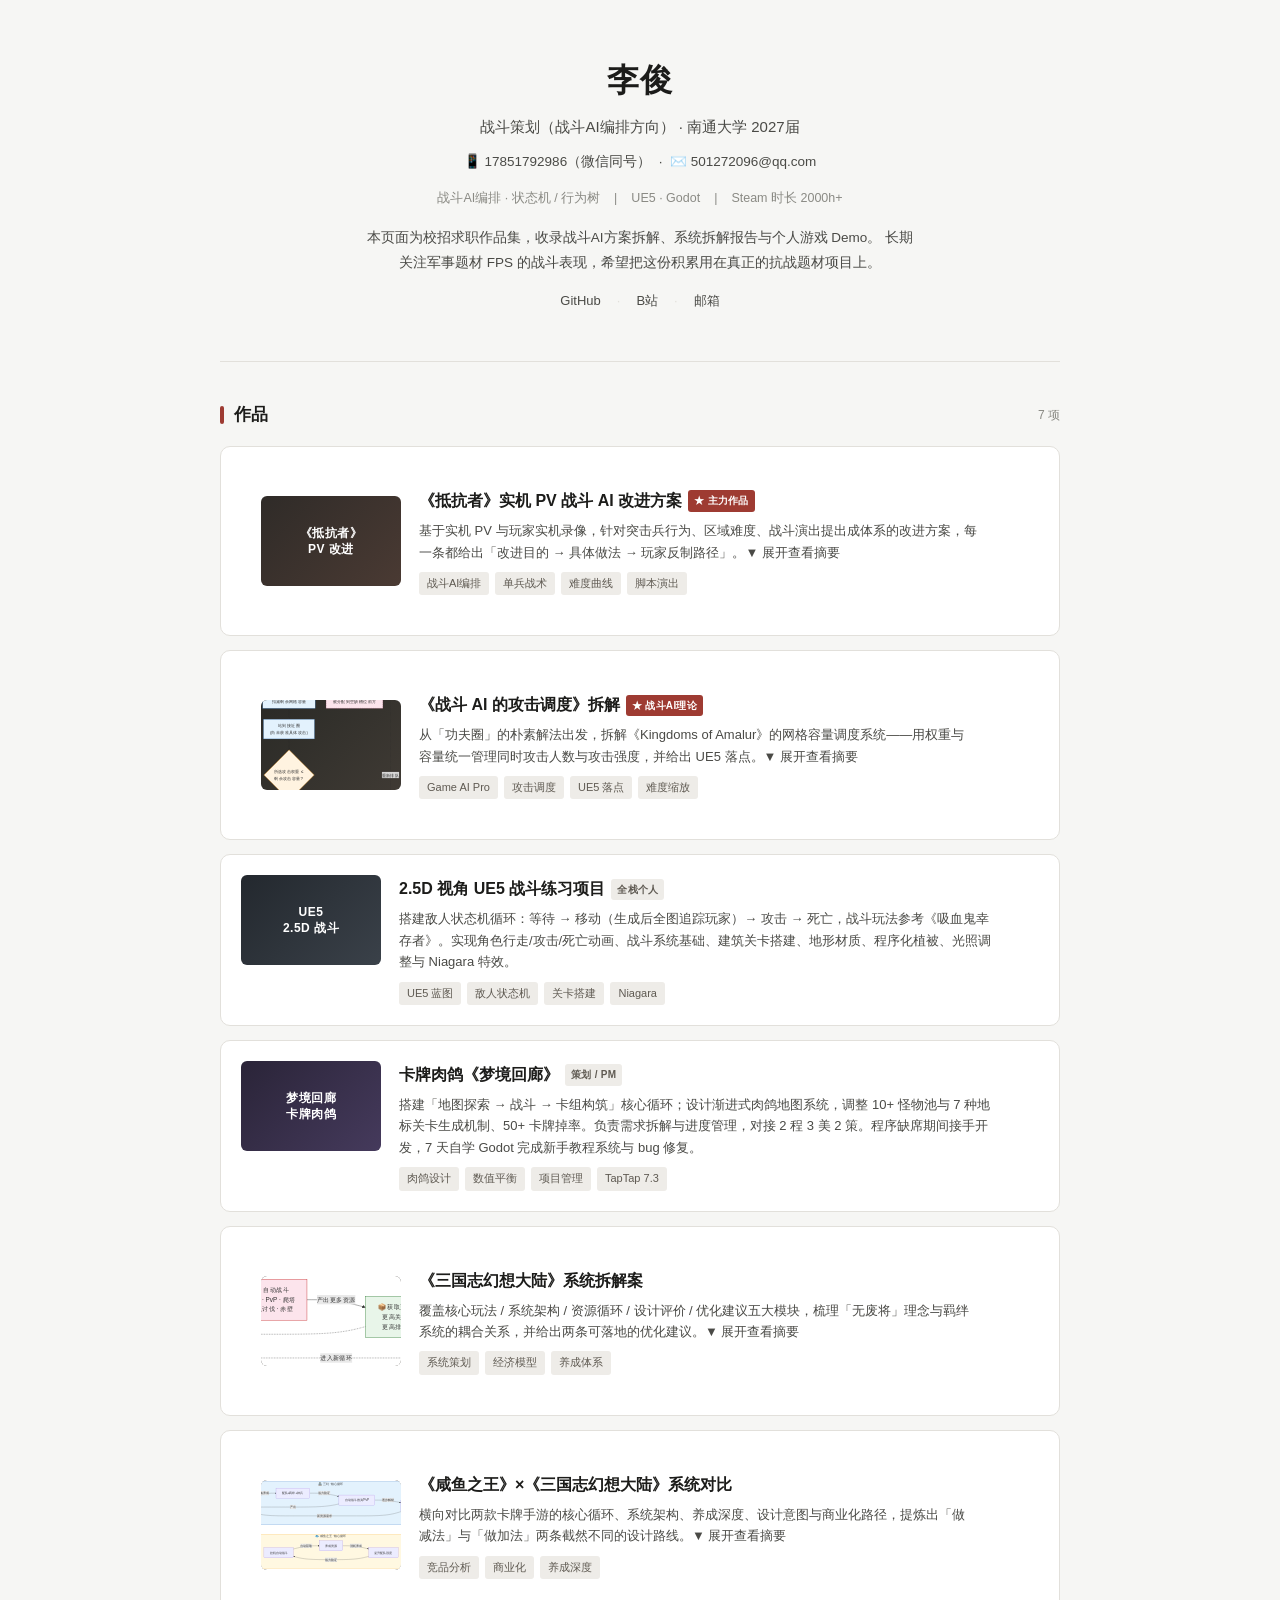
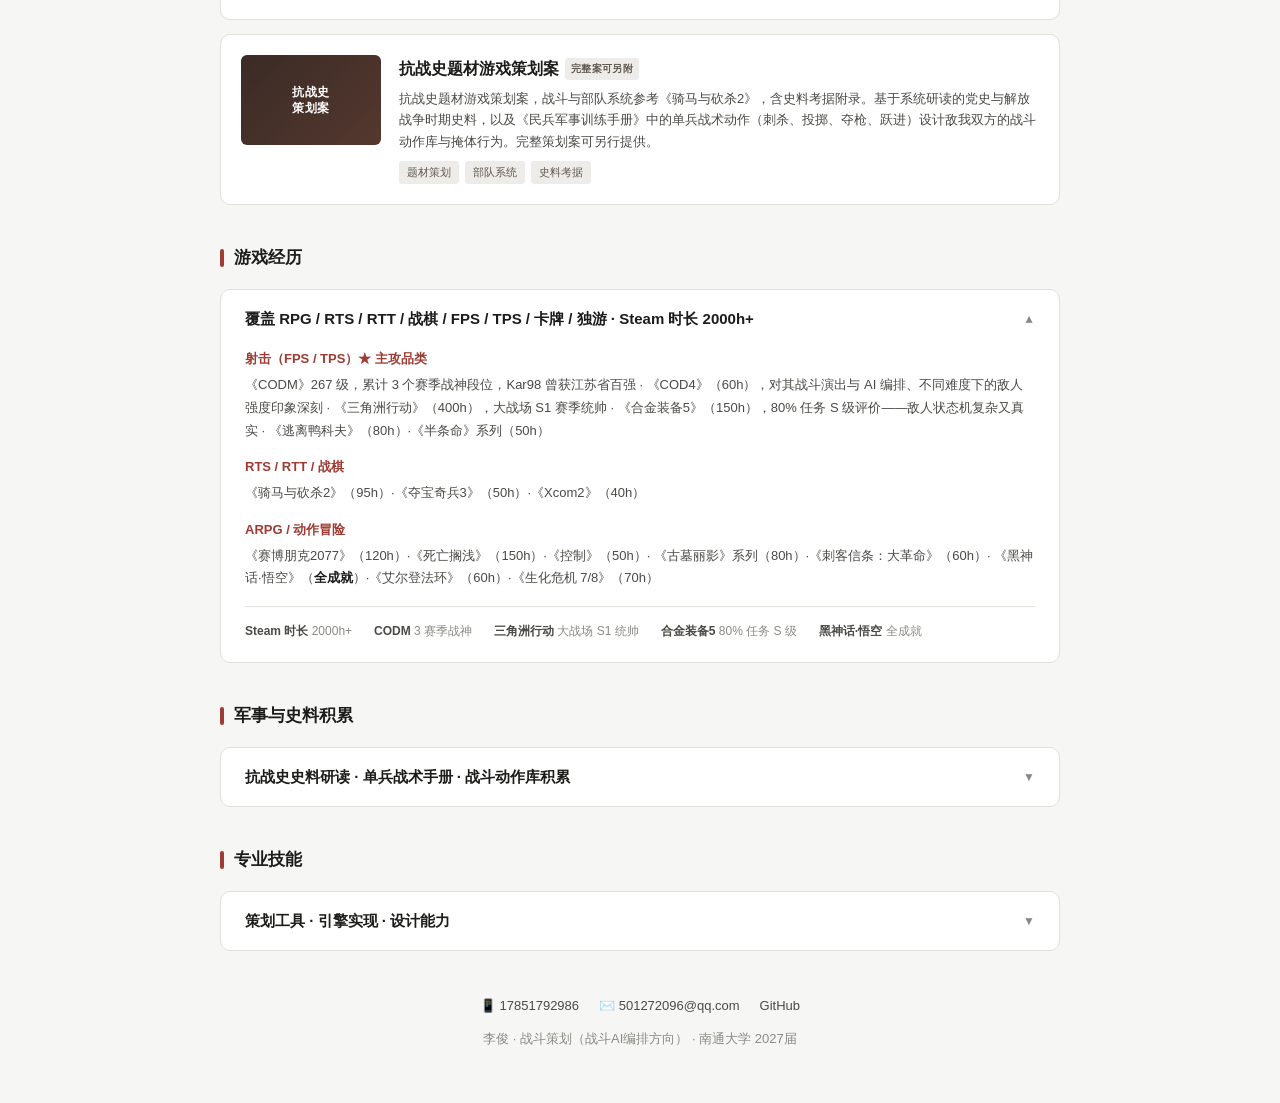
<file: index.html>
<!DOCTYPE html>
<html lang="zh-CN">
<head>
<meta charset="UTF-8">
<meta name="viewport" content="width=device-width, initial-scale=1.0">
<title>李俊 · 战斗策划作品集</title>
<meta name="description" content="李俊的个人作品集——战斗策划（战斗AI编排方向）。收录战斗AI方案拆解、UE5 Demo、系统拆解案等作品。">
<link rel="stylesheet" href="style.css">
</head>
<body>

<div class="container">

  <!-- ═══════════ Header ═══════════ -->
  <header class="header">
    <h1>李俊</h1>
    <p class="subtitle">战斗策划（战斗AI编排方向） · 南通大学 2027届</p>
    <p class="contact">📱 17851792986（微信同号）&nbsp;&nbsp;·&nbsp;&nbsp;✉️ 501272096@qq.com</p>
    <p class="meta">
      <span>战斗AI编排 · 状态机 / 行为树</span>
      <span>|</span>
      <span>UE5 · Godot</span>
      <span>|</span>
      <span>Steam 时长 2000h+</span>
    </p>
    <p class="intro">
      本页面为校招求职作品集，收录战斗AI方案拆解、系统拆解报告与个人游戏 Demo。
      长期关注军事题材 FPS 的战斗表现，希望把这份积累用在真正的抗战题材项目上。
    </p>
    <p class="links">
      <a href="https://github.com/MacAr4ur" target="_blank" rel="noopener">GitHub</a>
      <span style="color:var(--border);">·</span>
      <a href="https://space.bilibili.com/" target="_blank" rel="noopener">B站</a>
      <span style="color:var(--border);">·</span>
      <a href="mailto:501272096@qq.com">邮箱</a>
    </p>
  </header>

  <!-- ═══════════ 项目作品 ═══════════ -->
  <div class="section-title">
    作品
    <span class="count">7 项</span>
  </div>
  <div class="projects">

    <!-- ═══════════════════════════════════════════════════════
         要加新作品？把下面这段模板整个复制一份，粘在你想放的位置，
         然后改三处：缩略图、标题标签、描述。去掉注释符号即可生效。

         缩略图两种写法：
         ① 有截图  → <img src="thumbs/你的图.jpg" alt="描述">
         ② 没截图  → 用文字色块（见下面模板）
         展开式卡片（点开就地看详情）用 <details class="project-card art-expand">，
         外链式卡片（直接跳走）用 <a class="project-card" href="...">。

    <details class="project-card art-expand">
      <summary>
        <div class="thumb placeholder" style="background: linear-gradient(135deg, #2f2b28, #4a3a33);">
          <span class="thumb-label">两行<br>文字</span>
        </div>
        <div class="info">
          <div class="name">
            作品标题
            <span class="badge">★ 标签</span>
          </div>
          <div class="desc">一句话说清这是什么、做了什么、结果如何。结尾加「▼ 展开查看摘要」。</div>
          <div class="tags">
            <span class="tag">标签一</span>
            <span class="tag">标签二</span>
          </div>
        </div>
        <div class="arrow">▼</div>
      </summary>

      <div class="art-detail">
        <div>
          <p><b>项目定位：</b>……</p>
          <p><b>做了什么：</b>……</p>
          <a href="新页.html" class="btn">📄 查看完整版 →</a>
        </div>
      </div>
    </details>

        加完记得把上面「作品」标题右边的 <span class="count">7 项</span> 数字改掉。
        新增一整个页面的话，复制 _模板-新作品页.html 改名即可。
    ═══════════════════════════════════════════════════════ -->

    <!-- 1 ── 《抵抗者》实机PV改进方案 -->
    <details class="project-card art-expand">
      <summary>
        <div class="thumb placeholder" style="background: linear-gradient(135deg, #2f2b28, #4a3a33);">
          <span class="thumb-label">《抵抗者》<br>PV 改进</span>
        </div>
        <div class="info">
          <div class="name">
            《抵抗者》实机 PV 战斗 AI 改进方案
            <span class="badge">★ 主力作品</span>
          </div>
          <div class="desc">基于实机 PV 与玩家实机录像，针对突击兵行为、区域难度、战斗演出提出成体系的改进方案，每一条都给出「改进目的 → 具体做法 → 玩家反制路径」。▼ 展开查看摘要</div>
          <div class="tags">
            <span class="tag">战斗AI编排</span>
            <span class="tag">单兵战术</span>
            <span class="tag">难度曲线</span>
            <span class="tag">脚本演出</span>
          </div>
        </div>
        <div class="arrow">▼</div>
      </summary>

      <div class="art-detail">
        <div>
          <p><b>项目定位：</b>对《抵抗者》实机 PV 中可观察到的战斗 AI 表现做逐条复盘，输出可交付给项目组的改进方案。出发点不是"这里不好玩"，而是<b>指出具体的编排缺陷 + 给出可落地的编排逻辑</b>。</p>

          <p style="margin-top:14px;"><b>三条主要问题与方案：</b></p>
          <table>
            <tr>
              <th style="width:26%;">观察到的现象</th>
              <th>改进方案</th>
            </tr>
            <tr>
              <td>突击兵到达目标点位后<b>无掩体干射玩家</b>，站桩感强</td>
              <td><b>交替掩护跃进</b>——步兵分 2 组，A 组密集火力压制、B 组前出占领位置，两组轮换推进；同时给出玩家反制路径（先打压制者、冲锋枪/机枪反压制、手雷封锁跃进路线）</td>
            </tr>
            <tr>
              <td>玩家端着冲锋枪贴上敌人脸上，敌人<b>仍沿预定道路跑步</b>，不真实</td>
              <td>在战斗区域划分<b>「危险区」</b>——玩家进入后提升敌人攻击欲与命中率，以此惩罚个人英雄主义；队友语音「不要逞英雄，快回来！」</td>
            </tr>
            <tr>
              <td>COD4 老兵难度下玩家<b>无预兆中弹</b>，只能靠读档试错</td>
              <td>低难度下给敌人空枪的<b>落点环境音反馈</b>（参考 CODM 狙击弹着音效），提示玩家已暴露在敌方视野，同时增强紧迫感</td>
            </tr>
          </table>

          <p style="margin-top:14px;"><b>演出与真实性：</b>队友 AI 脚本演出——手雷落在玩家脚边时触发队友飞身扑雷；参考黄继光挡枪眼为队友赢取机动时间。同时指出<b>滑铲动作脚先进掩体</b>的不合理性（头部最后进入最危险区域），主张在军事题材上「去 COD 化」。</p>

          <p style="margin-top:14px;"><b>压力传递设计：</b>玩家长时间未清除突进中的敌人时，队友按节奏减员并播放中枪音效与语音（「要顶不住啦！」），把战场压力从数值层面转移到情绪层面；敌人抵近至 10～20m 时部分上刺刀发起肉搏。</p>

          <a href="resister-pv.html" class="btn">📄 查看完整方案 →</a>
        </div>
      </div>
    </details>

    <!-- 2 ── 战斗AI的攻击调度 拆解 -->
    <details class="project-card art-expand">
      <summary>
        <div class="thumb">
          <img class="doc" src="diagrams/攻击调度流程.svg" alt="攻击调度流程图">
        </div>
        <div class="info">
          <div class="name">
            《战斗 AI 的攻击调度》拆解
            <span class="badge">★ 战斗AI理论</span>
          </div>
          <div class="desc">从「功夫圈」的朴素解法出发，拆解《Kingdoms of Amalur》的网格容量调度系统——用权重与容量统一管理同时攻击人数与攻击强度，并给出 UE5 落点。▼ 展开查看摘要</div>
          <div class="tags">
            <span class="tag">Game AI Pro</span>
            <span class="tag">攻击调度</span>
            <span class="tag">UE5 落点</span>
            <span class="tag">难度缩放</span>
          </div>
        </div>
        <div class="arrow">▼</div>
      </summary>

      <div class="art-detail">
        <div>
          <p><b>要解决的问题：</b>遭遇战中多个敌人围攻玩家时，<b>同时攻击的敌人一多，新手会直接被淹没</b>。朴素解法是「一次只允许一个敌人攻击」——即<b>功夫圈（Kung-Fu Circle）</b>，但它的限制在快节奏战斗里太严：节奏被拖慢，且玩家永远没有机会用 AOE，因为敌人从不扎堆。</p>

          <p style="margin-top:12px;">而简单地把限制放宽成"允许 2～3 个同时上"同样是错的——它<b>不区分敌人类型与攻击强度</b>：巨魔的冲锋和杂兵的挥剑，不该被同等对待。</p>

          <p style="margin-top:14px;"><b>核心机制（Belgian AI）：</b>每个角色随身携带一个与世界坐标轴对齐的网格，共 8 个槽位，存储两个变量——</p>
          <ul>
            <li><b>网格容量</b>：限制同时能攻击的角色<b>数量</b>（每个生物有一个网格权重）</li>
            <li><b>攻击容量</b>：限制这些角色能使用的攻击<b>数量与类型</b>（每个攻击有一个攻击权重）</li>
          </ul>
          <p>关键在第二条：容量不足时，敌人不是被禁止攻击，而是<b>被限制只能用"便宜"的攻击</b>——系统压的是攻击强度，不只是数量。</p>

          <p style="margin-top:14px;"><b>最优雅的一处设计：</b>圈外等待者会被分配到空缺槽位的前方站位。结果是<b>包抄自然涌现</b>——没有任何一行"包抄行为"代码，它只是定位规则的副产物。</p>

          <p style="margin-top:14px;"><b>难度缩放：</b>整套难度只由玩家侧的两个容量数字控制，<b>完全不用改动每个生物精心平衡过的个体权重</b>。</p>

          <a href="attack-scheduling.html" class="btn">📄 查看完整拆解 →</a>
        </div>
      </div>
    </details>

    <!-- 3 ── UE5 2.5D 战斗练习 -->
    <a class="project-card" href="https://www.bilibili.com/video/BV1gQ3A6sEsB" target="_blank" rel="noopener">
      <div class="thumb placeholder" style="background: linear-gradient(135deg, #23282e, #3a4149);">
        <span class="thumb-label">UE5<br>2.5D 战斗</span>
      </div>
      <div class="info">
        <div class="name">
          2.5D 视角 UE5 战斗练习项目
          <span class="badge gray">全栈个人</span>
        </div>
        <div class="desc">搭建敌人状态机循环：等待 → 移动（生成后全图追踪玩家）→ 攻击 → 死亡，战斗玩法参考《吸血鬼幸存者》。实现角色行走/攻击/死亡动画、战斗系统基础、建筑关卡搭建、地形材质、程序化植被、光照调整与 Niagara 特效。</div>
        <div class="tags">
          <span class="tag">UE5 蓝图</span>
          <span class="tag">敌人状态机</span>
          <span class="tag">关卡搭建</span>
          <span class="tag">Niagara</span>
        </div>
      </div>
      <div class="arrow">→</div>
    </a>

    <!-- 4 ── 卡牌肉鸽《梦境回廊》 -->
    <a class="project-card" href="https://tap.cn/ldDhetBsh" target="_blank" rel="noopener">
      <div class="thumb placeholder" style="background: linear-gradient(135deg, #2a2438, #453a5c);">
        <span class="thumb-label">梦境回廊<br>卡牌肉鸽</span>
      </div>
      <div class="info">
        <div class="name">
          卡牌肉鸽《梦境回廊》
          <span class="badge gray">策划 / PM</span>
        </div>
        <div class="desc">搭建「地图探索 → 战斗 → 卡组构筑」核心循环；设计渐进式肉鸽地图系统，调整 10+ 怪物池与 7 种地标关卡生成机制、50+ 卡牌掉率。负责需求拆解与进度管理，对接 2 程 3 美 2 策。程序缺席期间接手开发，7 天自学 Godot 完成新手教程系统与 bug 修复。</div>
        <div class="tags">
          <span class="tag">肉鸽设计</span>
          <span class="tag">数值平衡</span>
          <span class="tag">项目管理</span>
          <span class="tag">TapTap 7.3</span>
        </div>
      </div>
      <div class="arrow">→</div>
    </a>

    <!-- 5 ── 三国志幻想大陆拆解案 -->
    <details class="project-card art-expand">
      <summary>
        <div class="thumb">
          <img class="doc" src="diagrams/01-核心循环.svg" alt="三国志幻想大陆核心循环流程图">
        </div>
        <div class="info">
          <div class="name">《三国志幻想大陆》系统拆解案</div>
          <div class="desc">覆盖核心玩法 / 系统架构 / 资源循环 / 设计评价 / 优化建议五大模块，梳理「无废将」理念与羁绊系统的耦合关系，并给出两条可落地的优化建议。▼ 展开查看摘要</div>
          <div class="tags">
            <span class="tag">系统策划</span>
            <span class="tag">经济模型</span>
            <span class="tag">养成体系</span>
          </div>
        </div>
        <div class="arrow">▼</div>
      </summary>

      <div class="art-detail">
        <div>
          <p><b>拆解结论：</b>三幻的核心竞争力来自<b>「无废将」理念与羁绊系统的深度耦合</b>——前者降低收集焦虑，后者创造策略空间。走的是"加法"路线：在确保每个系统有独立出口和清晰目标的前提下，持续叠加养成维度。</p>

          <p style="margin-top:12px;"><b>三条设计亮点：</b></p>
          <ul>
            <li><b>羁绊系统三层设计</b>：普通羁绊（门槛低）→ 列阵羁绊（策略深）→ 龙魂羁绊（付费深），分层满足不同人群</li>
            <li><b>双重正反馈</b>：武将升星 → 个体变强，同时更新图鉴 → 全体变强。一次养成行为拿到两次反馈</li>
            <li><b>文姬助手</b>：10 倍速 + 官方脚本自动刷本。承认这类游戏的日常是"负担"而非"乐趣"，主动帮玩家减负</li>
          </ul>

          <p style="margin-top:12px;"><b>两条优化建议：</b>① 把旧系统减负与新手引导绑定——每解锁一个新系统，就对旧系统开放一键扫荡，让成长路径从"越玩越累"变成<b>"越成长越轻松"</b>；② 组队讨伐增加<b>补队券</b>机制，解决"组不到人 → 拿不到额外奖励 → 不想打 → 更组不到人"的恶性循环。</p>

          <a href="sanguo-fantasy.html" class="btn">📄 查看完整拆解案 →</a>
        </div>
      </div>
    </details>

    <!-- 6 ── 咸鱼之王 × 三幻 系统对比 -->
    <details class="project-card art-expand">
      <summary>
        <div class="thumb">
          <img class="doc" src="diagrams/04-核心循环对比.svg" alt="咸鱼之王与三国志幻想大陆核心循环对比图">
        </div>
        <div class="info">
          <div class="name">《咸鱼之王》×《三国志幻想大陆》系统对比</div>
          <div class="desc">横向对比两款卡牌手游的核心循环、系统架构、养成深度、设计意图与商业化路径，提炼出「做减法」与「做加法」两条截然不同的设计路线。▼ 展开查看摘要</div>
          <div class="tags">
            <span class="tag">竞品分析</span>
            <span class="tag">商业化</span>
            <span class="tag">养成深度</span>
          </div>
        </div>
        <div class="arrow">▼</div>
      </summary>

      <div class="art-detail">
        <div>
          <p><b>一句话总结：</b>咸鱼之王是"把卡牌养成砍到只剩骨架但玩家依然上瘾"的典范，三幻是"在卡牌框架内把养成深度与策略性做到极致"的标杆。</p>

          <table>
            <tr>
              <th style="width:22%;"></th>
              <th>咸鱼之王</th>
              <th>三国志幻想大陆</th>
            </tr>
            <tr>
              <td><b>产品定位</b></td>
              <td>超轻量放置卡牌，碎片化杀时间</td>
              <td>中度策略卡牌 RPG，长线养成</td>
            </tr>
            <tr>
              <td><b>核心资源驱动</b></td>
              <td>挂机时长（促进在线时长）</td>
              <td>体力（促进日活）</td>
            </tr>
            <tr>
              <td><b>养成深度</b></td>
              <td>浅：约 4 条养成线</td>
              <td>深：约 10+ 条养成线</td>
            </tr>
            <tr>
              <td><b>学习价值</b></td>
              <td>如何做减法：最小化操作但维持养成驱动力</td>
              <td>如何做加法：多养成线并行但不失控</td>
            </tr>
          </table>

          <p style="margin-top:12px;"><b>核心洞察：</b>两者对"轻量化战斗"的理解一致但实现不同——咸鱼之王让战斗完全后台化，三幻保留回合制演出但自动播放。共同逻辑是<b>「这类型游戏的战斗不是操作乐趣，养成结果验证才是」</b>。</p>

          <a href="xianyu-vs-sanguo.html" class="btn">📄 查看完整对比 →</a>
        </div>
      </div>
    </details>

    <!-- 7 ── 抗战史游戏策划案 -->
    <div class="project-card no-link">
      <div class="thumb placeholder" style="background: linear-gradient(135deg, #3a2b26, #54382e);">
        <span class="thumb-label">抗战史<br>策划案</span>
      </div>
      <div class="info">
        <div class="name">
          抗战史题材游戏策划案
          <span class="badge gray">完整案可另附</span>
        </div>
        <div class="desc">抗战史题材游戏策划案，战斗与部队系统参考《骑马与砍杀2》，含史料考据附录。基于系统研读的党史与解放战争时期史料，以及《民兵军事训练手册》中的单兵战术动作（刺杀、投掷、夺枪、跃进）设计敌我双方的战斗动作库与掩体行为。完整策划案可另行提供。</div>
        <div class="tags">
          <span class="tag">题材策划</span>
          <span class="tag">部队系统</span>
          <span class="tag">史料考据</span>
        </div>
      </div>
    </div>

  </div>

  <!-- ═══════════ 游戏经历 ═══════════ -->
  <div class="section-title">游戏经历</div>
  <details class="panel" open>
    <summary>
      覆盖 RPG / RTS / RTT / 战棋 / FPS / TPS / 卡牌 / 独游 · Steam 时长 2000h+
      <span class="toggle-icon">▼</span>
    </summary>
    <div class="content">

      <div class="cat">
        <div class="cat-name">射击（FPS / TPS）★ 主攻品类</div>
        <div class="game-list">
          《CODM》267 级，累计 3 个赛季战神段位，Kar98 曾获江苏省百强 ·
          《COD4》（60h），对其战斗演出与 AI 编排、不同难度下的敌人强度印象深刻 ·
          《三角洲行动》（400h），大战场 S1 赛季统帅 ·
          《合金装备5》（150h），80% 任务 S 级评价——敌人状态机复杂又真实 ·
          《逃离鸭科夫》（80h）·《半条命》系列（50h）
        </div>
      </div>

      <div class="cat">
        <div class="cat-name">RTS / RTT / 战棋</div>
        <div class="game-list">
          《骑马与砍杀2》（95h）·《夺宝奇兵3》（50h）·《Xcom2》（40h）
        </div>
      </div>

      <div class="cat">
        <div class="cat-name">ARPG / 动作冒险</div>
        <div class="game-list">
          《赛博朋克2077》（120h）·《死亡搁浅》（150h）·《控制》（50h）·
          《古墓丽影》系列（80h）·《刺客信条：大革命》（60h）·
          《黑神话·悟空》（<b>全成就</b>）·《艾尔登法环》（60h）·《生化危机 7/8》（70h）
        </div>
      </div>

      <div class="stats">
        <span><b>Steam 时长</b> 2000h+</span>
        <span><b>CODM</b> 3 赛季战神</span>
        <span><b>三角洲行动</b> 大战场 S1 统帅</span>
        <span><b>合金装备5</b> 80% 任务 S 级</span>
        <span><b>黑神话·悟空</b> 全成就</span>
      </div>

    </div>
  </details>

  <!-- ═══════════ 军事与史料积累 ═══════════ -->
  <div class="section-title">军事与史料积累</div>
  <details class="panel">
    <summary>
      抗战史史料研读 · 单兵战术手册 · 战斗动作库积累
      <span class="toggle-icon">▼</span>
    </summary>
    <div class="content">

      <div class="cat">
        <div class="cat-name">史料研读</div>
        <div class="game-list">
          系统研读建党至解放战争时期史料（党史系列 18h、长征沙盘推演 7h），覆盖抗战阶段敌我态势与战例；
          熟悉红军与八路军的军事思想、游击战与运动战原则。
        </div>
      </div>

      <div class="cat">
        <div class="cat-name">战术手册</div>
        <div class="game-list">
          精读《民兵军事训练手册》，掌握刺杀、投掷、夺枪、跃进等单兵战术动作与进攻/防御/小组配合的战斗动作，
          熟悉发扬火力、利用地形地物的原则——<b>可直接转化为敌人与队友 AI 的动作库与掩体行为设计</b>。
        </div>
      </div>

      <div class="cat">
        <div class="cat-name">英雄叙事</div>
        <div class="game-list">
          梳理《了不起的中国人》等史料中的英雄事迹，能据史实为队友 AI 编排剧情化演出（如舍身炸碉堡），
          <b>让战斗动作承载叙事</b>。
        </div>
      </div>

      <div class="cat">
        <div class="cat-name">影视参照</div>
        <div class="game-list">
          《得闲谨制》中日伪侦查兵的交替掩护跃进 ·
          《我的团长我的团》中山地坑道式堡垒群防御——均为有直接借鉴价值的敌我战术与关卡形态。
        </div>
      </div>

      <div class="highlight">
        <b>场景设想：</b>希望能在游戏中看到——我军大部与敌正面鏖战时，镜头一转，穿插连正隐蔽机动至敌指挥所侧方山头；
        画面随主角步伐推进，抵达山脊时摄像机迅速抬高，敌部署尽收眼底。
      </div>

    </div>
  </details>

  <!-- ═══════════ 专业技能 ═══════════ -->
  <div class="section-title">专业技能</div>
  <details class="panel">
    <summary>
      策划工具 · 引擎实现 · 设计能力
      <span class="toggle-icon">▼</span>
    </summary>
    <div class="content">
      <table style="width:100%; border-collapse:collapse; font-size:13px;">
        <tr>
          <td style="width:110px; padding:9px 11px; border:1px solid var(--border); background:var(--bg-muted); font-weight:700; color:var(--text);">策划工具</td>
          <td style="padding:9px 11px; border:1px solid var(--border); color:var(--text-secondary);">慕客 RP（原型）· Xmind · Excel（数据配置）· 万兴图示（流程图）</td>
        </tr>
        <tr>
          <td style="padding:9px 11px; border:1px solid var(--border); background:var(--bg-muted); font-weight:700; color:var(--text);">引擎实现</td>
          <td style="padding:9px 11px; border:1px solid var(--border); color:var(--text-secondary);">UE5（蓝图开发 Demo）· Godot（卡牌肉鸽）</td>
        </tr>
        <tr>
          <td style="padding:9px 11px; border:1px solid var(--border); background:var(--bg-muted); font-weight:700; color:var(--text);">设计能力</td>
          <td style="padding:9px 11px; border:1px solid var(--border); color:var(--text-secondary);">战斗 AI 编排（状态机 / 行为树）· 战斗 AI 方案拆解 · 功能设计 · 数据配置 · 竞品分析</td>
        </tr>
        <tr>
          <td style="padding:9px 11px; border:1px solid var(--border); background:var(--bg-muted); font-weight:700; color:var(--text);">美术 / 设计</td>
          <td style="padding:9px 11px; border:1px solid var(--border); color:var(--text-secondary);">PS · PR</td>
        </tr>
        <tr>
          <td style="padding:9px 11px; border:1px solid var(--border); background:var(--bg-muted); font-weight:700; color:var(--text);">编程</td>
          <td style="padding:9px 11px; border:1px solid var(--border); color:var(--text-secondary);">AI 辅助编程（Claude Code / DeepSeek / GPT）</td>
        </tr>
        <tr>
          <td style="padding:9px 11px; border:1px solid var(--border); background:var(--bg-muted); font-weight:700; color:var(--text);">语言</td>
          <td style="padding:9px 11px; border:1px solid var(--border); color:var(--text-secondary);">英语四级 523 分</td>
        </tr>
      </table>
    </div>
  </details>

  <!-- ═══════════ Footer ═══════════ -->
  <div class="footer">
    <div class="contact-links">
      <a href="tel:17851792986">📱 17851792986</a>
      <a href="mailto:501272096@qq.com">✉️ 501272096@qq.com</a>
      <a href="https://github.com/MacAr4ur" target="_blank" rel="noopener">GitHub</a>
    </div>
    <div>李俊 · 战斗策划（战斗AI编排方向） · 南通大学 2027届</div>
  </div>

</div>

</body>
</html>
</file>
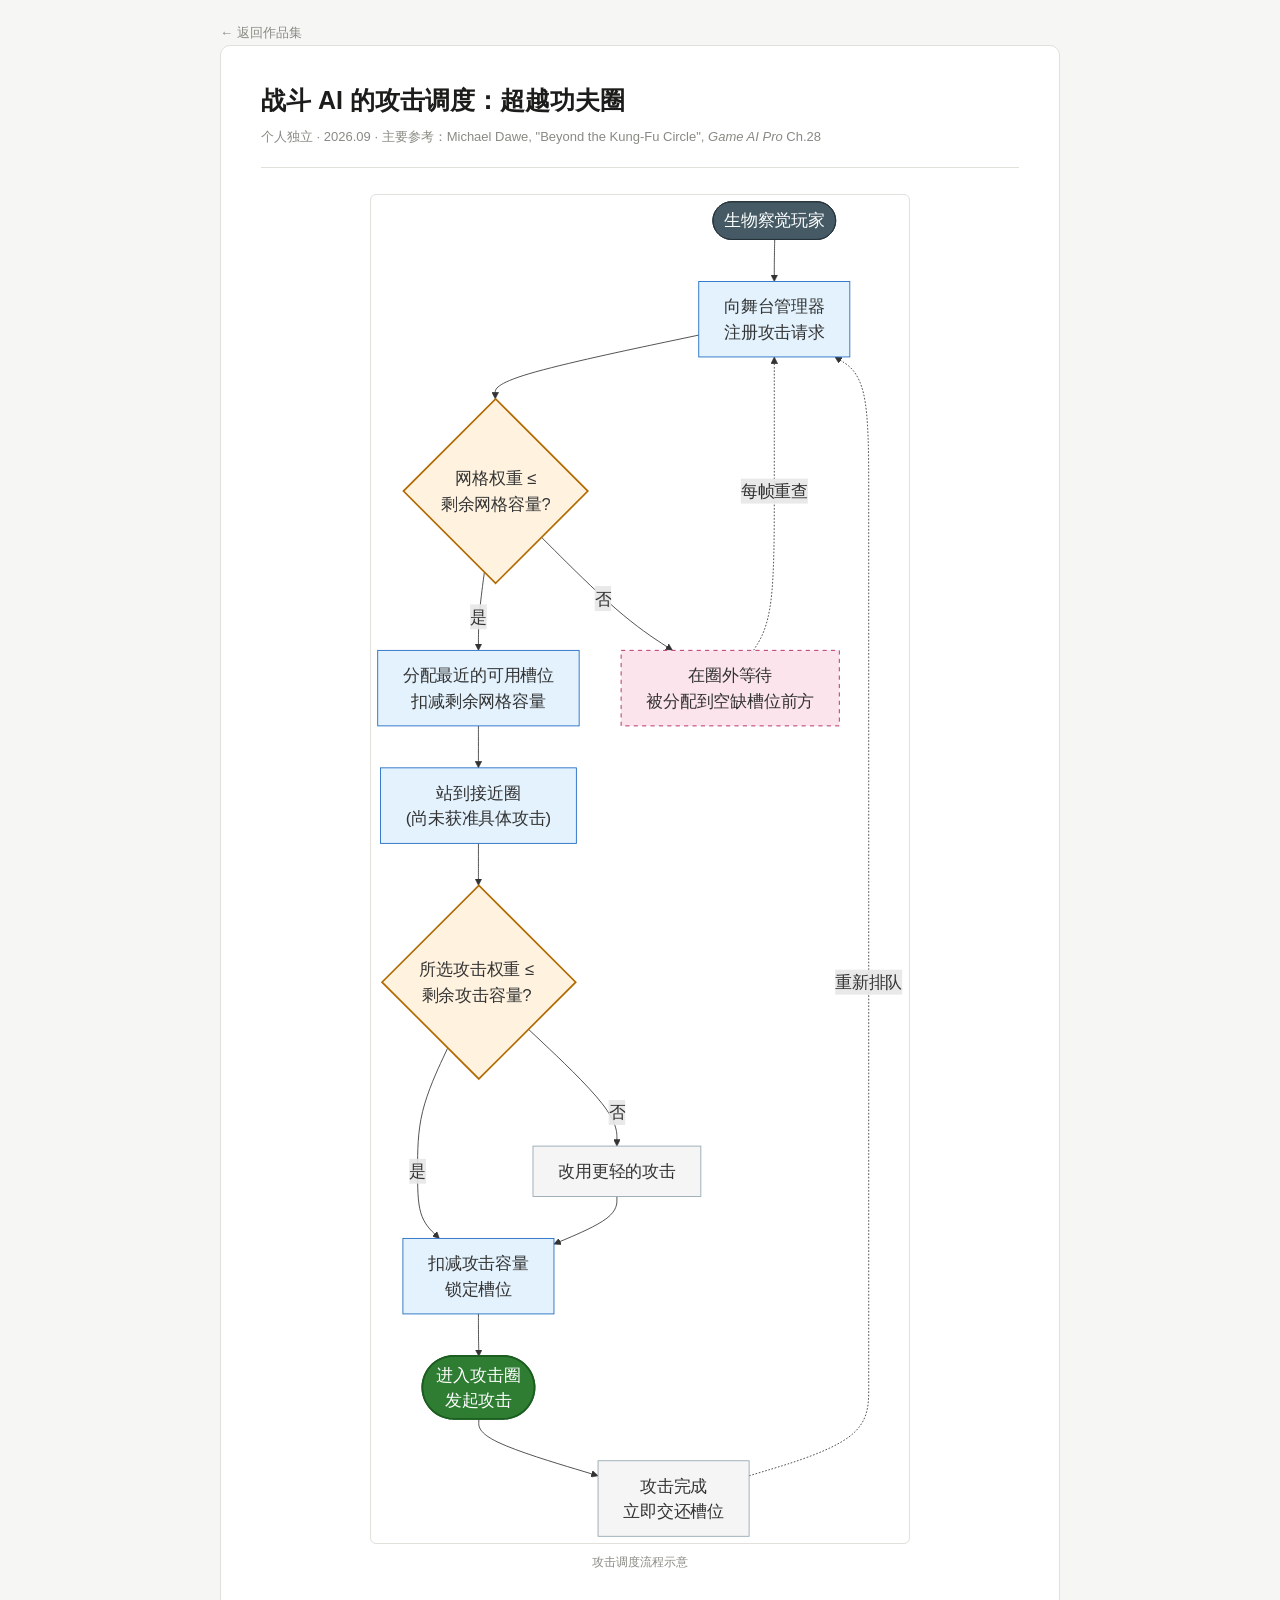
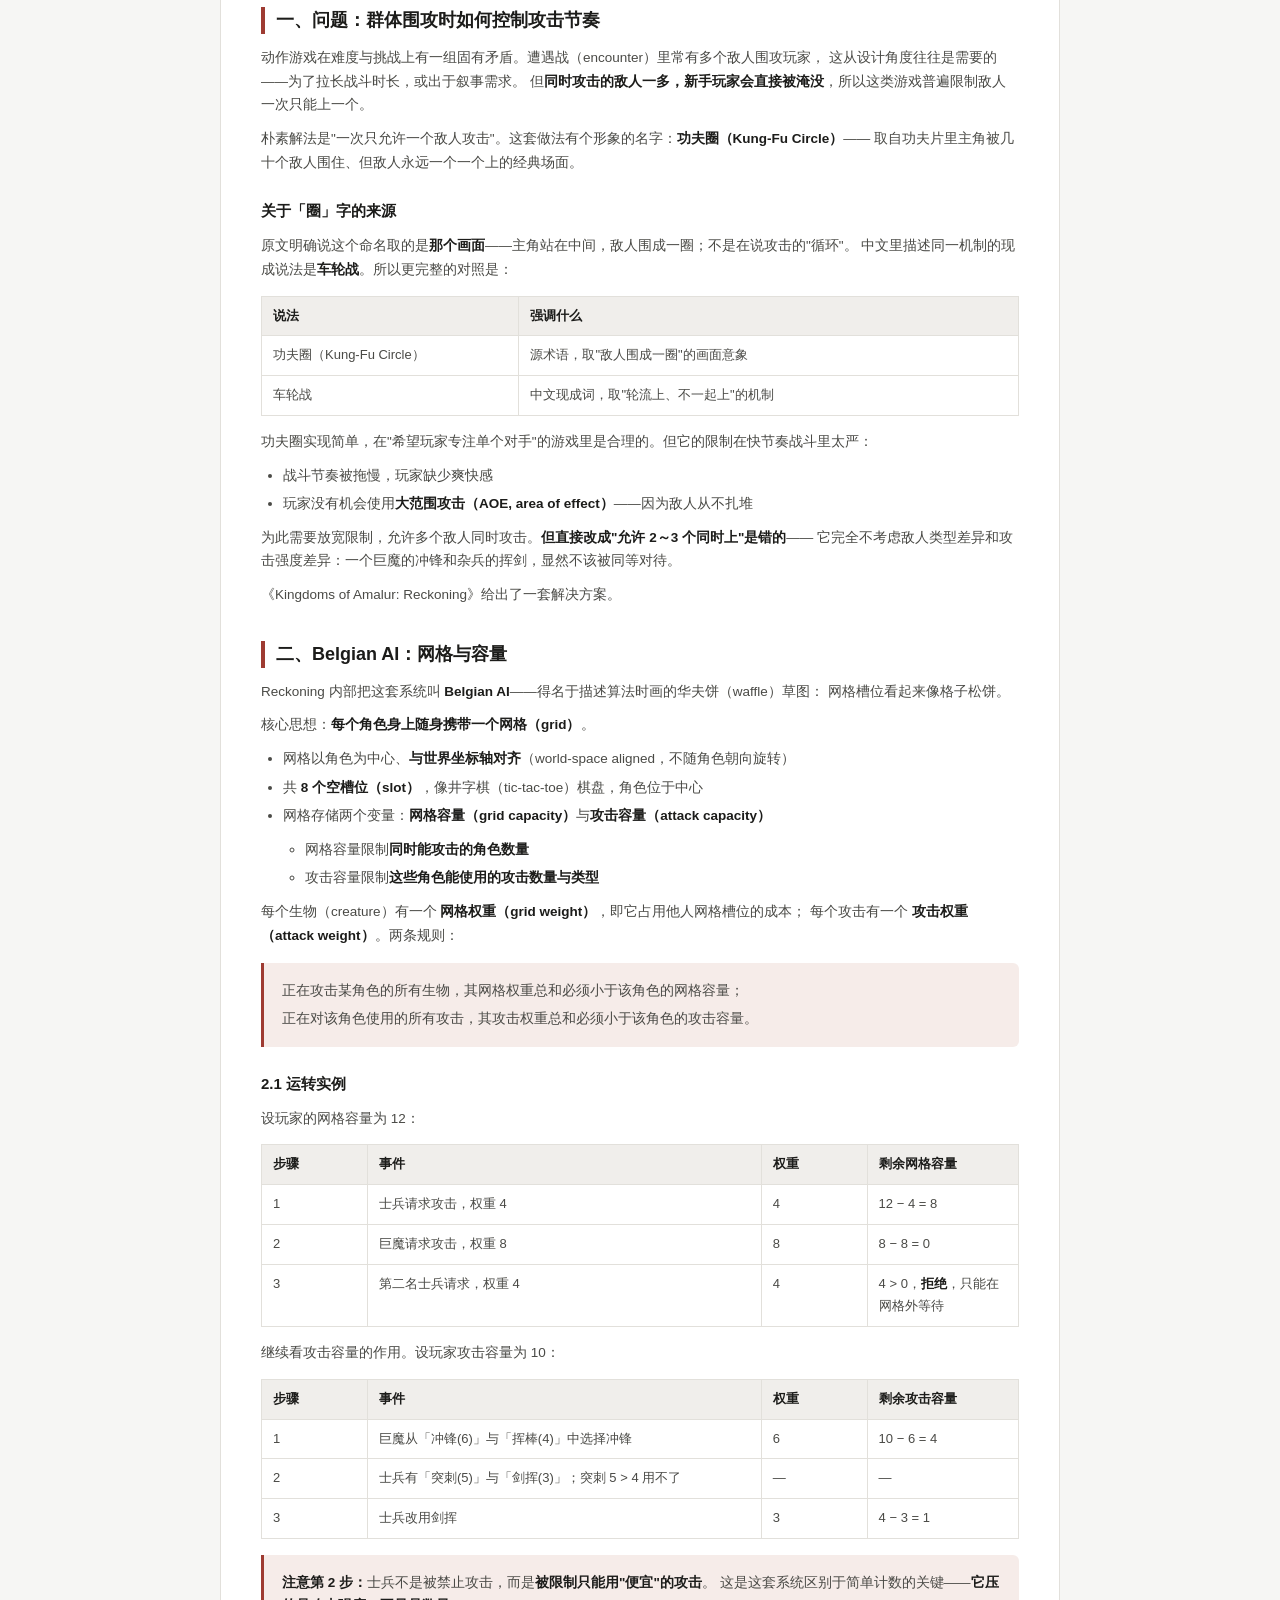
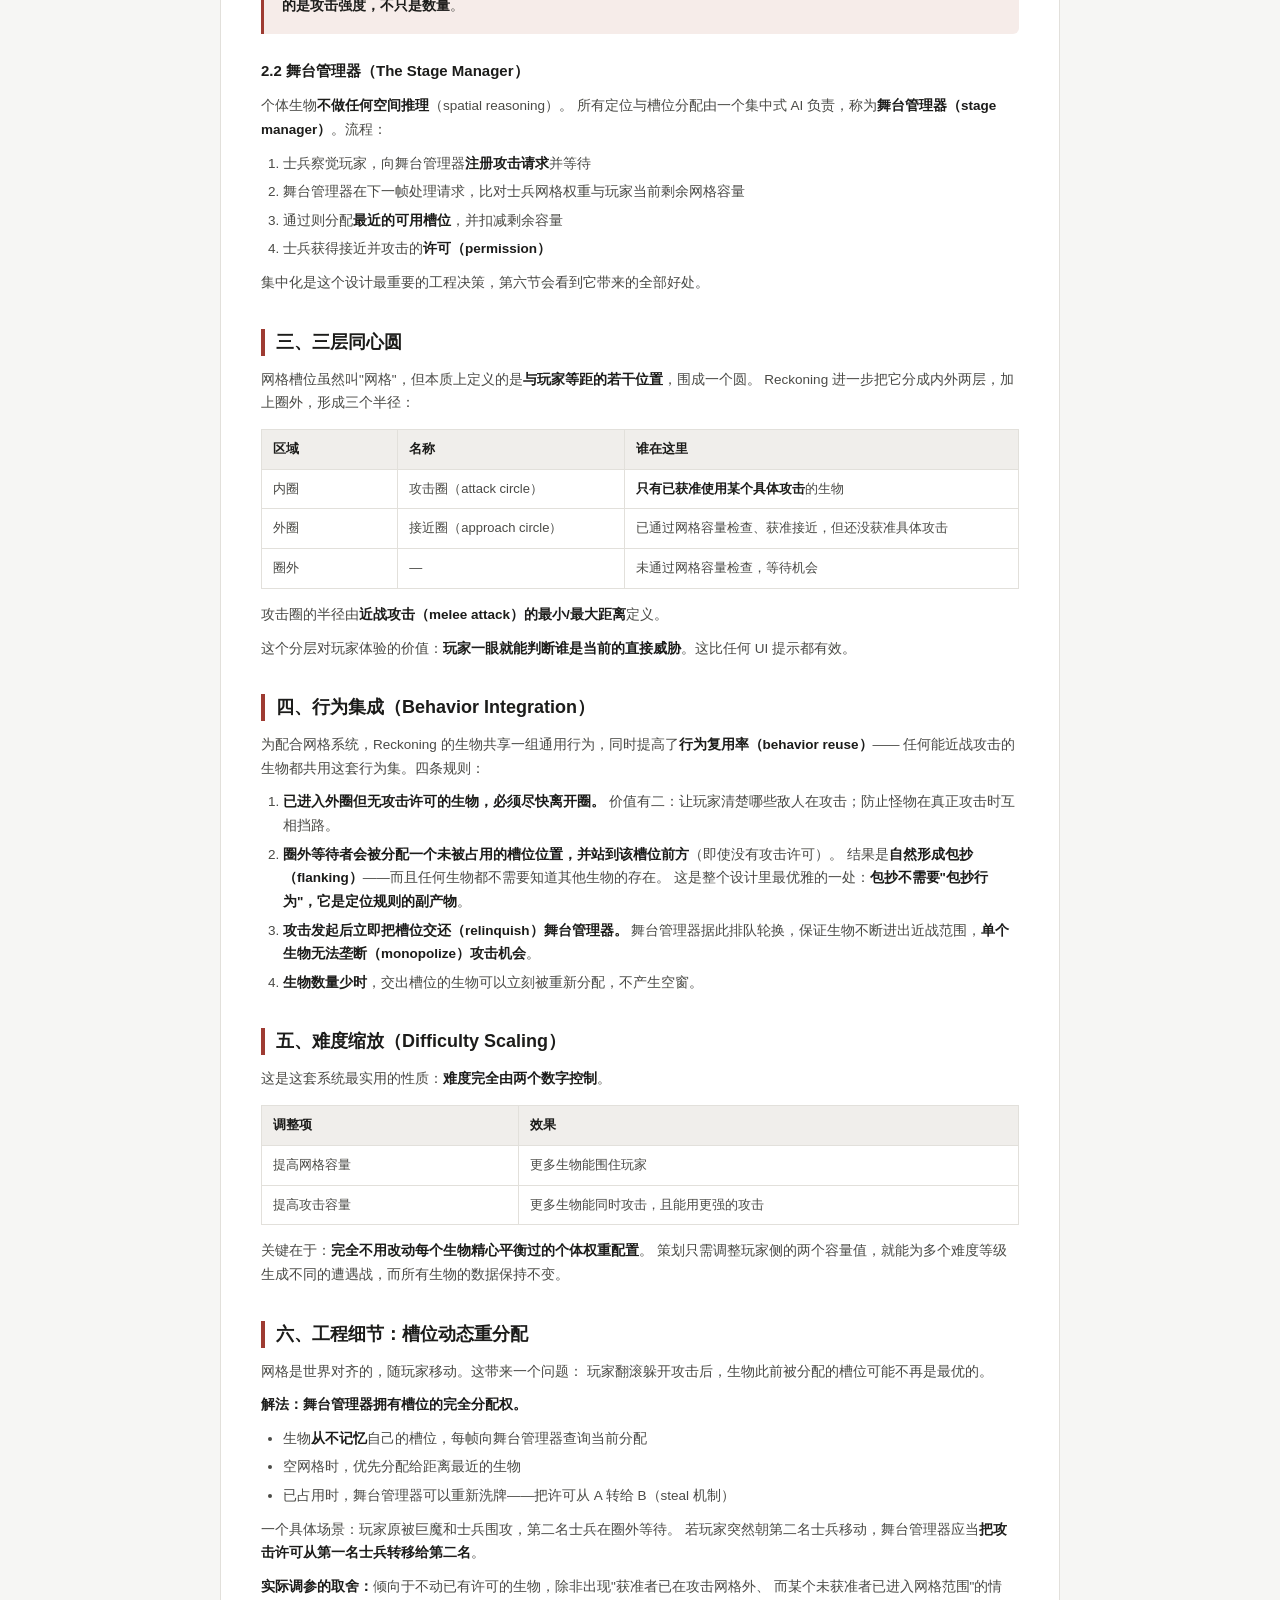
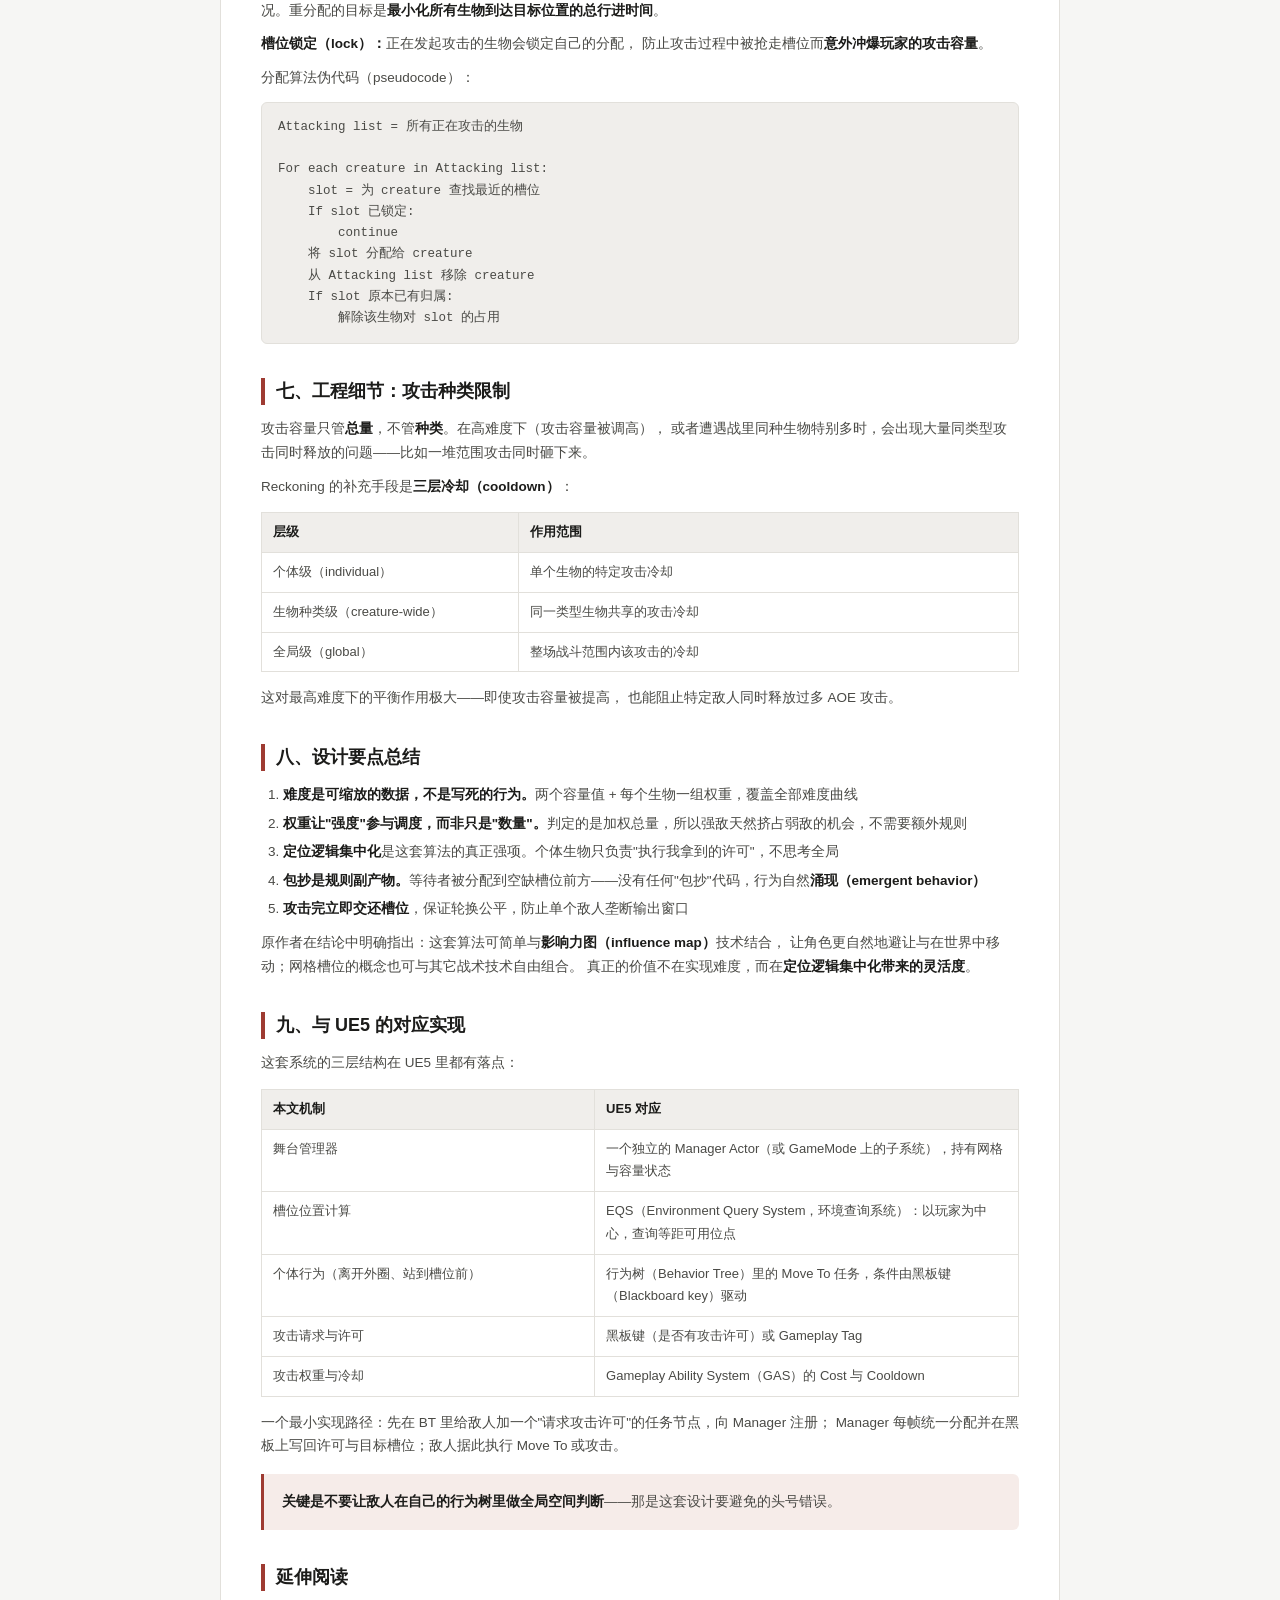
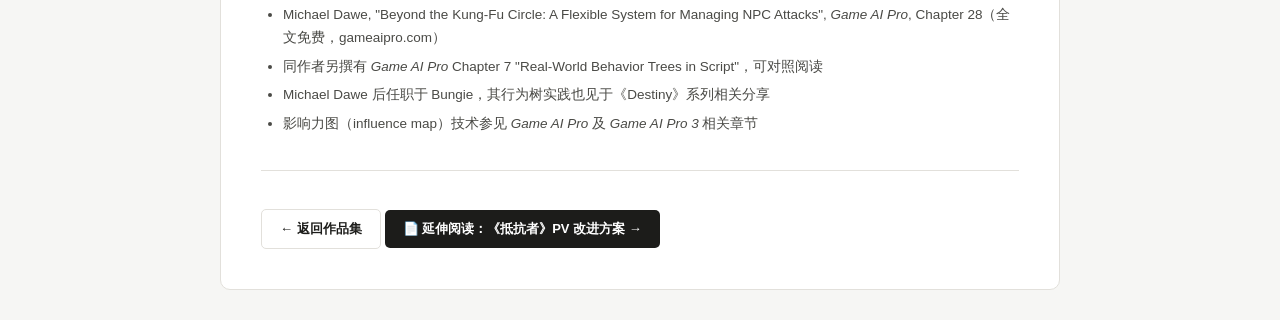
<file: attack-scheduling.html>
<!DOCTYPE html>
<html lang="zh-CN">
<head>
<meta charset="UTF-8">
<meta name="viewport" content="width=device-width, initial-scale=1.0">
<title>《战斗 AI 的攻击调度》拆解 · 李俊作品集</title>
<meta name="description" content="拆解《Kingdoms of Amalur》中超越「功夫圈」的网格容量攻击调度系统，并给出 UE5 落点。">
<link rel="stylesheet" href="style.css">
</head>
<body>

<div class="container">

  <div class="topbar">
    <a href="index.html">← 返回作品集</a>
  </div>

  <article class="article">
    <h1>战斗 AI 的攻击调度：超越功夫圈</h1>
    <p class="subtitle">个人独立 · 2026.09 · 主要参考：Michael Dawe, "Beyond the Kung-Fu Circle", <i>Game AI Pro</i> Ch.28</p>

    <img class="narrow" src="diagrams/攻击调度流程.svg" alt="攻击调度流程图：从功夫圈到网格容量调度">
    <p class="fig-cap">攻击调度流程示意</p>

    <h2>一、问题：群体围攻时如何控制攻击节奏</h2>
    <p>
      动作游戏在难度与挑战上有一组固有矛盾。遭遇战（encounter）里常有多个敌人围攻玩家，
      这从设计角度往往是需要的——为了拉长战斗时长，或出于叙事需求。
      但<b>同时攻击的敌人一多，新手玩家会直接被淹没</b>，所以这类游戏普遍限制敌人一次只能上一个。
    </p>
    <p>
      朴素解法是"一次只允许一个敌人攻击"。这套做法有个形象的名字：<b>功夫圈（Kung-Fu Circle）</b>——
      取自功夫片里主角被几十个敌人围住、但敌人永远一个一个上的经典场面。
    </p>

    <h3>关于「圈」字的来源</h3>
    <p>
      原文明确说这个命名取的是<b>那个画面</b>——主角站在中间，敌人围成一圈；不是在说攻击的"循环"。
      中文里描述同一机制的现成说法是<b>车轮战</b>。所以更完整的对照是：
    </p>
    <table>
      <tr><th style="width:34%;">说法</th><th>强调什么</th></tr>
      <tr><td>功夫圈（Kung-Fu Circle）</td><td>源术语，取"敌人围成一圈"的画面意象</td></tr>
      <tr><td>车轮战</td><td>中文现成词，取"轮流上、不一起上"的机制</td></tr>
    </table>

    <p>
      功夫圈实现简单，在"希望玩家专注单个对手"的游戏里是合理的。但它的限制在快节奏战斗里太严：
    </p>
    <ul>
      <li>战斗节奏被拖慢，玩家缺少爽快感</li>
      <li>玩家没有机会使用<b>大范围攻击（AOE, area of effect）</b>——因为敌人从不扎堆</li>
    </ul>
    <p>
      为此需要放宽限制，允许多个敌人同时攻击。<b>但直接改成"允许 2～3 个同时上"是错的</b>——
      它完全不考虑敌人类型差异和攻击强度差异：一个巨魔的冲锋和杂兵的挥剑，显然不该被同等对待。
    </p>
    <p>《Kingdoms of Amalur: Reckoning》给出了一套解决方案。</p>

    <h2>二、Belgian AI：网格与容量</h2>
    <p>
      Reckoning 内部把这套系统叫 <b>Belgian AI</b>——得名于描述算法时画的华夫饼（waffle）草图：
      网格槽位看起来像格子松饼。
    </p>
    <p>核心思想：<b>每个角色身上随身携带一个网格（grid）</b>。</p>
    <ul>
      <li>网格以角色为中心、<b>与世界坐标轴对齐</b>（world-space aligned，不随角色朝向旋转）</li>
      <li>共 <b>8 个空槽位（slot）</b>，像井字棋（tic-tac-toe）棋盘，角色位于中心</li>
      <li>网格存储两个变量：<b>网格容量（grid capacity）</b>与<b>攻击容量（attack capacity）</b>
        <ul>
          <li>网格容量限制<b>同时能攻击的角色数量</b></li>
          <li>攻击容量限制<b>这些角色能使用的攻击数量与类型</b></li>
        </ul>
      </li>
    </ul>
    <p>
      每个生物（creature）有一个 <b>网格权重（grid weight）</b>，即它占用他人网格槽位的成本；
      每个攻击有一个 <b>攻击权重（attack weight）</b>。两条规则：
    </p>
    <blockquote>
      <p>正在攻击某角色的所有生物，其网格权重总和必须小于该角色的网格容量；</p>
      <p>正在对该角色使用的所有攻击，其攻击权重总和必须小于该角色的攻击容量。</p>
    </blockquote>

    <h3>2.1 运转实例</h3>
    <p>设玩家的网格容量为 12：</p>
    <table>
      <tr><th style="width:14%;">步骤</th><th>事件</th><th style="width:14%;">权重</th><th style="width:20%;">剩余网格容量</th></tr>
      <tr><td>1</td><td>士兵请求攻击，权重 4</td><td>4</td><td>12 − 4 = 8</td></tr>
      <tr><td>2</td><td>巨魔请求攻击，权重 8</td><td>8</td><td>8 − 8 = 0</td></tr>
      <tr><td>3</td><td>第二名士兵请求，权重 4</td><td>4</td><td>4 &gt; 0，<b>拒绝</b>，只能在网格外等待</td></tr>
    </table>

    <p>继续看攻击容量的作用。设玩家攻击容量为 10：</p>
    <table>
      <tr><th style="width:14%;">步骤</th><th>事件</th><th style="width:14%;">权重</th><th style="width:20%;">剩余攻击容量</th></tr>
      <tr><td>1</td><td>巨魔从「冲锋(6)」与「挥棒(4)」中选择冲锋</td><td>6</td><td>10 − 6 = 4</td></tr>
      <tr><td>2</td><td>士兵有「突刺(5)」与「剑挥(3)」；突刺 5 &gt; 4 用不了</td><td>—</td><td>—</td></tr>
      <tr><td>3</td><td>士兵改用剑挥</td><td>3</td><td>4 − 3 = 1</td></tr>
    </table>

    <blockquote>
      <p><b>注意第 2 步：</b>士兵不是被禁止攻击，而是<b>被限制只能用"便宜"的攻击</b>。
      这是这套系统区别于简单计数的关键——<b>它压的是攻击强度，不只是数量</b>。</p>
    </blockquote>

    <h3>2.2 舞台管理器（The Stage Manager）</h3>
    <p>
      个体生物<b>不做任何空间推理</b>（spatial reasoning）。
      所有定位与槽位分配由一个集中式 AI 负责，称为<b>舞台管理器（stage manager）</b>。流程：
    </p>
    <ol>
      <li>士兵察觉玩家，向舞台管理器<b>注册攻击请求</b>并等待</li>
      <li>舞台管理器在下一帧处理请求，比对士兵网格权重与玩家当前剩余网格容量</li>
      <li>通过则分配<b>最近的可用槽位</b>，并扣减剩余容量</li>
      <li>士兵获得接近并攻击的<b>许可（permission）</b></li>
    </ol>
    <p>集中化是这个设计最重要的工程决策，第六节会看到它带来的全部好处。</p>

    <h2>三、三层同心圆</h2>
    <p>
      网格槽位虽然叫"网格"，但本质上定义的是<b>与玩家等距的若干位置</b>，围成一个圆。
      Reckoning 进一步把它分成内外两层，加上圈外，形成三个半径：
    </p>
    <table>
      <tr><th style="width:18%;">区域</th><th style="width:30%;">名称</th><th>谁在这里</th></tr>
      <tr><td>内圈</td><td>攻击圈（attack circle）</td><td><b>只有已获准使用某个具体攻击</b>的生物</td></tr>
      <tr><td>外圈</td><td>接近圈（approach circle）</td><td>已通过网格容量检查、获准接近，但还没获准具体攻击</td></tr>
      <tr><td>圈外</td><td>—</td><td>未通过网格容量检查，等待机会</td></tr>
    </table>
    <p>攻击圈的半径由<b>近战攻击（melee attack）的最小/最大距离</b>定义。</p>
    <p>
      这个分层对玩家体验的价值：<b>玩家一眼就能判断谁是当前的直接威胁</b>。这比任何 UI 提示都有效。
    </p>

    <h2>四、行为集成（Behavior Integration）</h2>
    <p>
      为配合网格系统，Reckoning 的生物共享一组通用行为，同时提高了<b>行为复用率（behavior reuse）</b>——
      任何能近战攻击的生物都共用这套行为集。四条规则：
    </p>
    <ol>
      <li>
        <b>已进入外圈但无攻击许可的生物，必须尽快离开圈。</b>
        价值有二：让玩家清楚哪些敌人在攻击；防止怪物在真正攻击时互相挡路。
      </li>
      <li>
        <b>圈外等待者会被分配一个未被占用的槽位位置，并站到该槽位前方</b>（即使没有攻击许可）。
        结果是<b>自然形成包抄（flanking）</b>——而且任何生物都不需要知道其他生物的存在。
        这是整个设计里最优雅的一处：<b>包抄不需要"包抄行为"，它是定位规则的副产物</b>。
      </li>
      <li>
        <b>攻击发起后立即把槽位交还（relinquish）舞台管理器。</b>
        舞台管理器据此排队轮换，保证生物不断进出近战范围，<b>单个生物无法垄断（monopolize）攻击机会</b>。
      </li>
      <li>
        <b>生物数量少时</b>，交出槽位的生物可以立刻被重新分配，不产生空窗。
      </li>
    </ol>

    <h2>五、难度缩放（Difficulty Scaling）</h2>
    <p>这是这套系统最实用的性质：<b>难度完全由两个数字控制</b>。</p>
    <table>
      <tr><th style="width:34%;">调整项</th><th>效果</th></tr>
      <tr><td>提高网格容量</td><td>更多生物能围住玩家</td></tr>
      <tr><td>提高攻击容量</td><td>更多生物能同时攻击，且能用更强的攻击</td></tr>
    </table>
    <p>
      关键在于：<b>完全不用改动每个生物精心平衡过的个体权重配置</b>。
      策划只需调整玩家侧的两个容量值，就能为多个难度等级生成不同的遭遇战，而所有生物的数据保持不变。
    </p>

    <h2>六、工程细节：槽位动态重分配</h2>
    <p>
      网格是世界对齐的，随玩家移动。这带来一个问题：
      玩家翻滚躲开攻击后，生物此前被分配的槽位可能不再是最优的。
    </p>
    <p><b>解法：舞台管理器拥有槽位的完全分配权。</b></p>
    <ul>
      <li>生物<b>从不记忆</b>自己的槽位，每帧向舞台管理器查询当前分配</li>
      <li>空网格时，优先分配给距离最近的生物</li>
      <li>已占用时，舞台管理器可以重新洗牌——把许可从 A 转给 B（steal 机制）</li>
    </ul>
    <p>
      一个具体场景：玩家原被巨魔和士兵围攻，第二名士兵在圈外等待。
      若玩家突然朝第二名士兵移动，舞台管理器应当<b>把攻击许可从第一名士兵转移给第二名</b>。
    </p>
    <p>
      <b>实际调参的取舍：</b>倾向于不动已有许可的生物，除非出现"获准者已在攻击网格外、
      而某个未获准者已进入网格范围"的情况。重分配的目标是<b>最小化所有生物到达目标位置的总行进时间</b>。
    </p>
    <p>
      <b>槽位锁定（lock）：</b>正在发起攻击的生物会锁定自己的分配，
      防止攻击过程中被抢走槽位而<b>意外冲爆玩家的攻击容量</b>。
    </p>
    <p>分配算法伪代码（pseudocode）：</p>
<pre style="background:var(--bg-muted); border:1px solid var(--border); border-radius:6px; padding:14px 16px; font-size:12.5px; line-height:1.7; overflow-x:auto; color:var(--text-secondary);">Attacking list = 所有正在攻击的生物

For each creature in Attacking list:
    slot = 为 creature 查找最近的槽位
    If slot 已锁定:
        continue
    将 slot 分配给 creature
    从 Attacking list 移除 creature
    If slot 原本已有归属:
        解除该生物对 slot 的占用</pre>

    <h2>七、工程细节：攻击种类限制</h2>
    <p>
      攻击容量只管<b>总量</b>，不管<b>种类</b>。在高难度下（攻击容量被调高），
      或者遭遇战里同种生物特别多时，会出现大量同类型攻击同时释放的问题——比如一堆范围攻击同时砸下来。
    </p>
    <p>Reckoning 的补充手段是<b>三层冷却（cooldown）</b>：</p>
    <table>
      <tr><th style="width:34%;">层级</th><th>作用范围</th></tr>
      <tr><td>个体级（individual）</td><td>单个生物的特定攻击冷却</td></tr>
      <tr><td>生物种类级（creature-wide）</td><td>同一类型生物共享的攻击冷却</td></tr>
      <tr><td>全局级（global）</td><td>整场战斗范围内该攻击的冷却</td></tr>
    </table>
    <p>
      这对最高难度下的平衡作用极大——即使攻击容量被提高，
      也能阻止特定敌人同时释放过多 AOE 攻击。
    </p>

    <h2>八、设计要点总结</h2>
    <ol>
      <li><b>难度是可缩放的数据，不是写死的行为。</b>两个容量值 + 每个生物一组权重，覆盖全部难度曲线</li>
      <li><b>权重让"强度"参与调度，而非只是"数量"。</b>判定的是加权总量，所以强敌天然挤占弱敌的机会，不需要额外规则</li>
      <li><b>定位逻辑集中化</b>是这套算法的真正强项。个体生物只负责"执行我拿到的许可"，不思考全局</li>
      <li><b>包抄是规则副产物。</b>等待者被分配到空缺槽位前方——没有任何"包抄"代码，行为自然<b>涌现（emergent behavior）</b></li>
      <li><b>攻击完立即交还槽位</b>，保证轮换公平，防止单个敌人垄断输出窗口</li>
    </ol>
    <p>
      原作者在结论中明确指出：这套算法可简单与<b>影响力图（influence map）</b>技术结合，
      让角色更自然地避让与在世界中移动；网格槽位的概念也可与其它战术技术自由组合。
      真正的价值不在实现难度，而在<b>定位逻辑集中化带来的灵活度</b>。
    </p>

    <h2>九、与 UE5 的对应实现</h2>
    <p>这套系统的三层结构在 UE5 里都有落点：</p>
    <table>
      <tr><th style="width:44%;">本文机制</th><th>UE5 对应</th></tr>
      <tr>
        <td>舞台管理器</td>
        <td>一个独立的 Manager Actor（或 GameMode 上的子系统），持有网格与容量状态</td>
      </tr>
      <tr>
        <td>槽位位置计算</td>
        <td>EQS（Environment Query System，环境查询系统）：以玩家为中心，查询等距可用位点</td>
      </tr>
      <tr>
        <td>个体行为（离开外圈、站到槽位前）</td>
        <td>行为树（Behavior Tree）里的 Move To 任务，条件由黑板键（Blackboard key）驱动</td>
      </tr>
      <tr>
        <td>攻击请求与许可</td>
        <td>黑板键（是否有攻击许可）或 Gameplay Tag</td>
      </tr>
      <tr>
        <td>攻击权重与冷却</td>
        <td>Gameplay Ability System（GAS）的 Cost 与 Cooldown</td>
      </tr>
    </table>
    <p>
      一个最小实现路径：先在 BT 里给敌人加一个"请求攻击许可"的任务节点，向 Manager 注册；
      Manager 每帧统一分配并在黑板上写回许可与目标槽位；敌人据此执行 Move To 或攻击。
    </p>
    <blockquote>
      <p><b>关键是不要让敌人在自己的行为树里做全局空间判断</b>——那是这套设计要避免的头号错误。</p>
    </blockquote>

    <h2>延伸阅读</h2>
    <ul>
      <li>Michael Dawe, "Beyond the Kung-Fu Circle: A Flexible System for Managing NPC Attacks", <i>Game AI Pro</i>, Chapter 28（全文免费，gameaipro.com）</li>
      <li>同作者另撰有 <i>Game AI Pro</i> Chapter 7 "Real-World Behavior Trees in Script"，可对照阅读</li>
      <li>Michael Dawe 后任职于 Bungie，其行为树实践也见于《Destiny》系列相关分享</li>
      <li>影响力图（influence map）技术参见 <i>Game AI Pro</i> 及 <i>Game AI Pro 3</i> 相关章节</li>
    </ul>

    <div style="margin-top:34px; padding-top:20px; border-top:1px solid var(--border);">
      <a href="index.html" class="btn ghost" style="margin-left:0;">← 返回作品集</a>
      <a href="resister-pv.html" class="btn">📄 延伸阅读：《抵抗者》PV 改进方案 →</a>
    </div>
  </article>

</div>

</body>
</html>
</file>
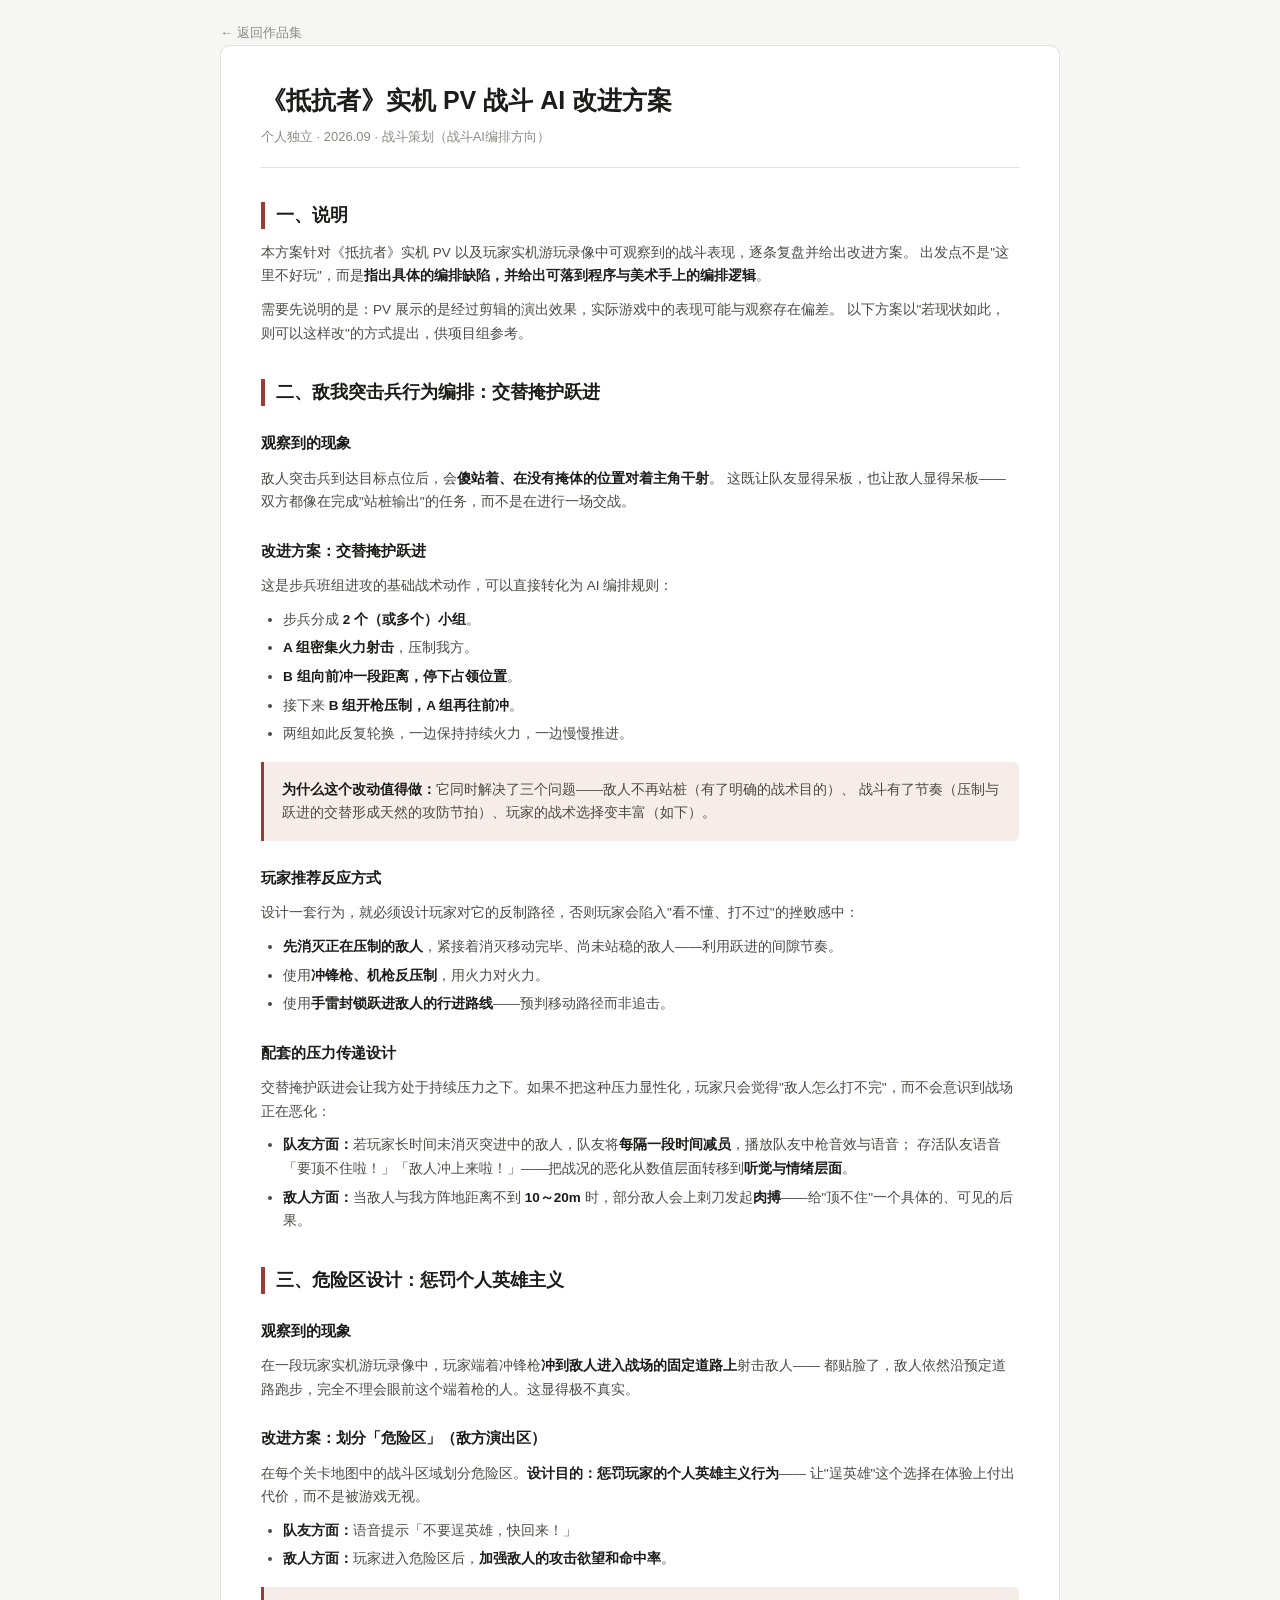
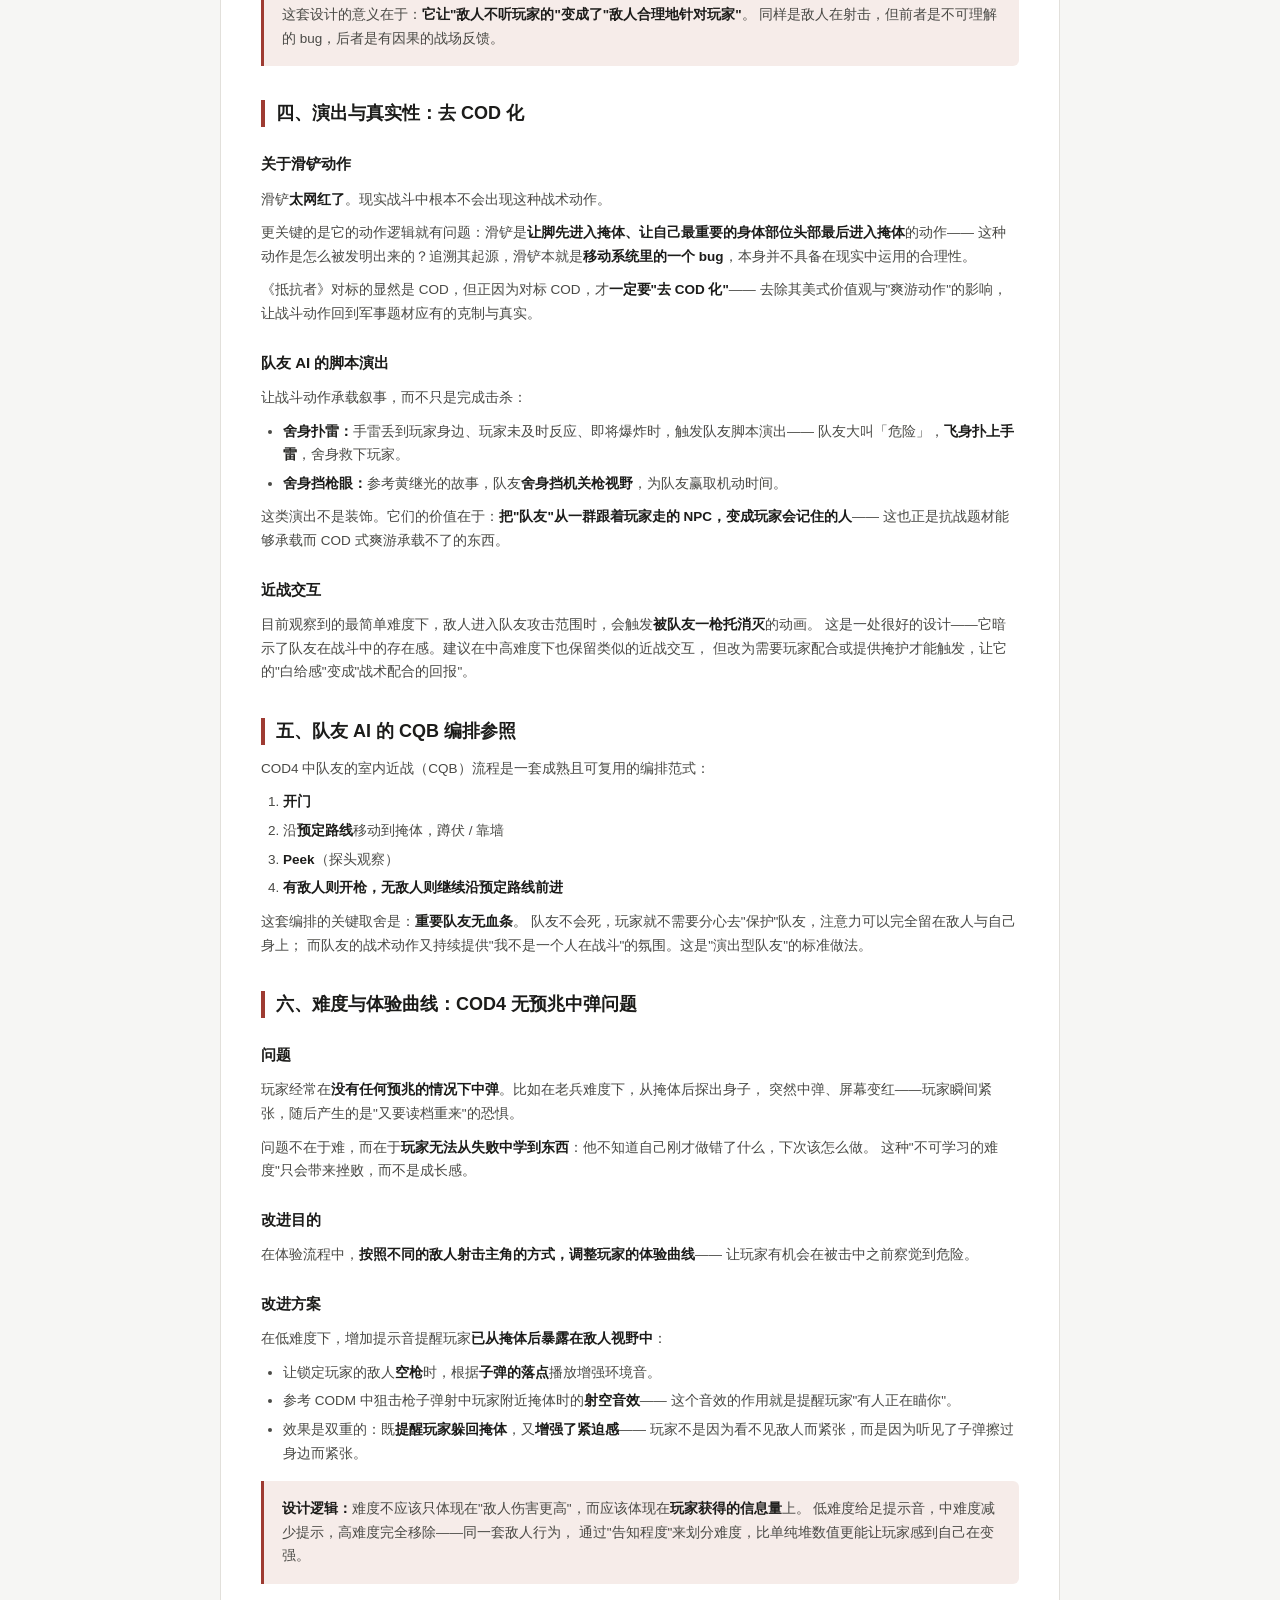
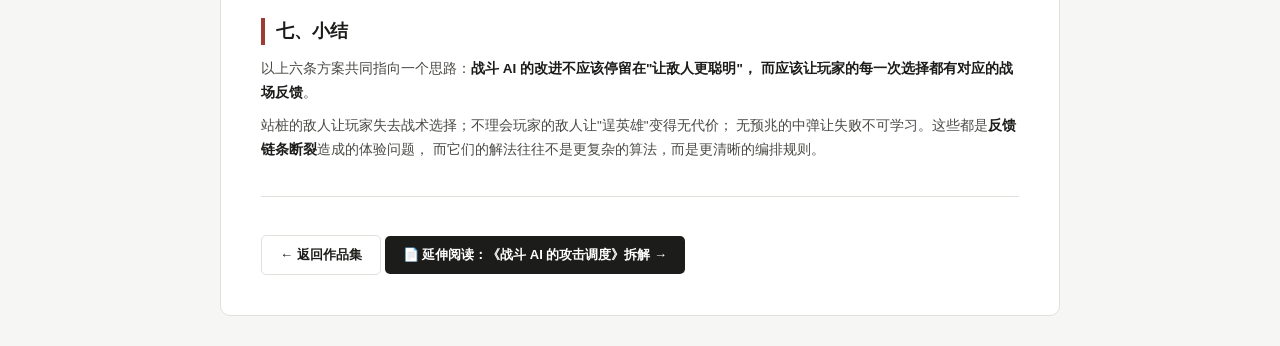
<file: resister-pv.html>
<!DOCTYPE html>
<html lang="zh-CN">
<head>
<meta charset="UTF-8">
<meta name="viewport" content="width=device-width, initial-scale=1.0">
<title>《抵抗者》实机 PV 战斗 AI 改进方案 · 李俊作品集</title>
<meta name="description" content="基于《抵抗者》实机 PV 与玩家实机录像的战斗 AI 改进方案——突击兵交替掩护跃进、危险区设计、脚本演出与难度体验曲线。">
<link rel="stylesheet" href="style.css">
</head>
<body>

<div class="container">

  <div class="topbar">
    <a href="index.html">← 返回作品集</a>
  </div>

  <article class="article">
    <h1>《抵抗者》实机 PV 战斗 AI 改进方案</h1>
    <p class="subtitle">个人独立 · 2026.09 · 战斗策划（战斗AI编排方向）</p>

    <h2>一、说明</h2>
    <p>
      本方案针对《抵抗者》实机 PV 以及玩家实机游玩录像中可观察到的战斗表现，逐条复盘并给出改进方案。
      出发点不是"这里不好玩"，而是<b>指出具体的编排缺陷，并给出可落到程序与美术手上的编排逻辑</b>。
    </p>
    <p>
      需要先说明的是：PV 展示的是经过剪辑的演出效果，实际游戏中的表现可能与观察存在偏差。
      以下方案以"若现状如此，则可以这样改"的方式提出，供项目组参考。
    </p>

    <h2>二、敌我突击兵行为编排：交替掩护跃进</h2>

    <h3>观察到的现象</h3>
    <p>
      敌人突击兵到达目标点位后，会<b>傻站着、在没有掩体的位置对着主角干射</b>。
      这既让队友显得呆板，也让敌人显得呆板——双方都像在完成"站桩输出"的任务，而不是在进行一场交战。
    </p>

    <h3>改进方案：交替掩护跃进</h3>
    <p>
      这是步兵班组进攻的基础战术动作，可以直接转化为 AI 编排规则：
    </p>
    <ul>
      <li>步兵分成 <b>2 个（或多个）小组</b>。</li>
      <li><b>A 组密集火力射击</b>，压制我方。</li>
      <li><b>B 组向前冲一段距离，停下占领位置</b>。</li>
      <li>接下来 <b>B 组开枪压制，A 组再往前冲</b>。</li>
      <li>两组如此反复轮换，一边保持持续火力，一边慢慢推进。</li>
    </ul>

    <blockquote>
      <p><b>为什么这个改动值得做：</b>它同时解决了三个问题——敌人不再站桩（有了明确的战术目的）、
      战斗有了节奏（压制与跃进的交替形成天然的攻防节拍）、玩家的战术选择变丰富（如下）。</p>
    </blockquote>

    <h3>玩家推荐反应方式</h3>
    <p>设计一套行为，就必须设计玩家对它的反制路径，否则玩家会陷入"看不懂、打不过"的挫败感中：</p>
    <ul>
      <li><b>先消灭正在压制的敌人</b>，紧接着消灭移动完毕、尚未站稳的敌人——利用跃进的间隙节奏。</li>
      <li>使用<b>冲锋枪、机枪反压制</b>，用火力对火力。</li>
      <li>使用<b>手雷封锁跃进敌人的行进路线</b>——预判移动路径而非追击。</li>
    </ul>

    <h3>配套的压力传递设计</h3>
    <p>
      交替掩护跃进会让我方处于持续压力之下。如果不把这种压力显性化，玩家只会觉得"敌人怎么打不完"，而不会意识到战场正在恶化：
    </p>
    <ul>
      <li><b>队友方面：</b>若玩家长时间未消灭突进中的敌人，队友将<b>每隔一段时间减员</b>，播放队友中枪音效与语音；
          存活队友语音「要顶不住啦！」「敌人冲上来啦！」——把战况的恶化从数值层面转移到<b>听觉与情绪层面</b>。</li>
      <li><b>敌人方面：</b>当敌人与我方阵地距离不到 <b>10～20m</b> 时，部分敌人会上刺刀发起<b>肉搏</b>——给"顶不住"一个具体的、可见的后果。</li>
    </ul>

    <h2>三、危险区设计：惩罚个人英雄主义</h2>

    <h3>观察到的现象</h3>
    <p>
      在一段玩家实机游玩录像中，玩家端着冲锋枪<b>冲到敌人进入战场的固定道路上</b>射击敌人——
      都贴脸了，敌人依然沿预定道路跑步，完全不理会眼前这个端着枪的人。这显得极不真实。
    </p>

    <h3>改进方案：划分「危险区」（敌方演出区）</h3>
    <p>
      在每个关卡地图中的战斗区域划分危险区。<b>设计目的：惩罚玩家的个人英雄主义行为</b>——
      让"逞英雄"这个选择在体验上付出代价，而不是被游戏无视。
    </p>
    <ul>
      <li><b>队友方面：</b>语音提示「不要逞英雄，快回来！」</li>
      <li><b>敌人方面：</b>玩家进入危险区后，<b>加强敌人的攻击欲望和命中率</b>。</li>
    </ul>

    <blockquote>
      <p>这套设计的意义在于：<b>它让"敌人不听玩家的"变成了"敌人合理地针对玩家"</b>。
      同样是敌人在射击，但前者是不可理解的 bug，后者是有因果的战场反馈。</p>
    </blockquote>

    <h2>四、演出与真实性：去 COD 化</h2>

    <h3>关于滑铲动作</h3>
    <p>
      滑铲<b>太网红了</b>。现实战斗中根本不会出现这种战术动作。
    </p>
    <p>
      更关键的是它的动作逻辑就有问题：滑铲是<b>让脚先进入掩体、让自己最重要的身体部位头部最后进入掩体</b>的动作——
      这种动作是怎么被发明出来的？追溯其起源，滑铲本就是<b>移动系统里的一个 bug</b>，本身并不具备在现实中运用的合理性。
    </p>
    <p>
      《抵抗者》对标的显然是 COD，但正因为对标 COD，才<b>一定要"去 COD 化"</b>——
      去除其美式价值观与"爽游动作"的影响，让战斗动作回到军事题材应有的克制与真实。
    </p>

    <h3>队友 AI 的脚本演出</h3>
    <p>让战斗动作承载叙事，而不只是完成击杀：</p>
    <ul>
      <li>
        <b>舍身扑雷：</b>手雷丢到玩家身边、玩家未及时反应、即将爆炸时，触发队友脚本演出——
        队友大叫「危险」，<b>飞身扑上手雷</b>，舍身救下玩家。
      </li>
      <li>
        <b>舍身挡枪眼：</b>参考黄继光的故事，队友<b>舍身挡机关枪视野</b>，为队友赢取机动时间。
      </li>
    </ul>
    <p>
      这类演出不是装饰。它们的价值在于：<b>把"队友"从一群跟着玩家走的 NPC，变成玩家会记住的人</b>——
      这也正是抗战题材能够承载而 COD 式爽游承载不了的东西。
    </p>

    <h3>近战交互</h3>
    <p>
      目前观察到的最简单难度下，敌人进入队友攻击范围时，会触发<b>被队友一枪托消灭</b>的动画。
      这是一处很好的设计——它暗示了队友在战斗中的存在感。建议在中高难度下也保留类似的近战交互，
      但改为需要玩家配合或提供掩护才能触发，让它的"白给感"变成"战术配合的回报"。
    </p>

    <h2>五、队友 AI 的 CQB 编排参照</h2>
    <p>COD4 中队友的室内近战（CQB）流程是一套成熟且可复用的编排范式：</p>
    <ol>
      <li><b>开门</b></li>
      <li>沿<b>预定路线</b>移动到掩体，蹲伏 / 靠墙</li>
      <li><b>Peek</b>（探头观察）</li>
      <li><b>有敌人则开枪，无敌人则继续沿预定路线前进</b></li>
    </ol>
    <p>
      这套编排的关键取舍是：<b>重要队友无血条</b>。
      队友不会死，玩家就不需要分心去"保护"队友，注意力可以完全留在敌人与自己身上；
      而队友的战术动作又持续提供"我不是一个人在战斗"的氛围。这是"演出型队友"的标准做法。
    </p>

    <h2>六、难度与体验曲线：COD4 无预兆中弹问题</h2>

    <h3>问题</h3>
    <p>
      玩家经常在<b>没有任何预兆的情况下中弹</b>。比如在老兵难度下，从掩体后探出身子，
      突然中弹、屏幕变红——玩家瞬间紧张，随后产生的是"又要读档重来"的恐惧。
    </p>
    <p>
      问题不在于难，而在于<b>玩家无法从失败中学到东西</b>：他不知道自己刚才做错了什么，下次该怎么做。
      这种"不可学习的难度"只会带来挫败，而不是成长感。
    </p>

    <h3>改进目的</h3>
    <p>
      在体验流程中，<b>按照不同的敌人射击主角的方式，调整玩家的体验曲线</b>——
      让玩家有机会在被击中之前察觉到危险。
    </p>

    <h3>改进方案</h3>
    <p>
      在低难度下，增加提示音提醒玩家<b>已从掩体后暴露在敌人视野中</b>：
    </p>
    <ul>
      <li>让锁定玩家的敌人<b>空枪</b>时，根据<b>子弹的落点</b>播放增强环境音。</li>
      <li>
        参考 CODM 中狙击枪子弹射中玩家附近掩体时的<b>射空音效</b>——
        这个音效的作用就是提醒玩家"有人正在瞄你"。
      </li>
      <li>
        效果是双重的：既<b>提醒玩家躲回掩体</b>，又<b>增强了紧迫感</b>——
        玩家不是因为看不见敌人而紧张，而是因为听见了子弹擦过身边而紧张。
      </li>
    </ul>

    <blockquote>
      <p><b>设计逻辑：</b>难度不应该只体现在"敌人伤害更高"，而应该体现在<b>玩家获得的信息量</b>上。
      低难度给足提示音，中难度减少提示，高难度完全移除——同一套敌人行为，
      通过"告知程度"来划分难度，比单纯堆数值更能让玩家感到自己在变强。</p>
    </blockquote>

    <h2>七、小结</h2>
    <p>
      以上六条方案共同指向一个思路：<b>战斗 AI 的改进不应该停留在"让敌人更聪明"，
      而应该让玩家的每一次选择都有对应的战场反馈</b>。
    </p>
    <p>
      站桩的敌人让玩家失去战术选择；不理会玩家的敌人让"逞英雄"变得无代价；
      无预兆的中弹让失败不可学习。这些都是<b>反馈链条断裂</b>造成的体验问题，
      而它们的解法往往不是更复杂的算法，而是更清晰的编排规则。
    </p>

    <div style="margin-top:34px; padding-top:20px; border-top:1px solid var(--border);">
      <a href="index.html" class="btn ghost" style="margin-left:0;">← 返回作品集</a>
      <a href="attack-scheduling.html" class="btn">📄 延伸阅读：《战斗 AI 的攻击调度》拆解 →</a>
    </div>
  </article>

</div>

</body>
</html>
</file>
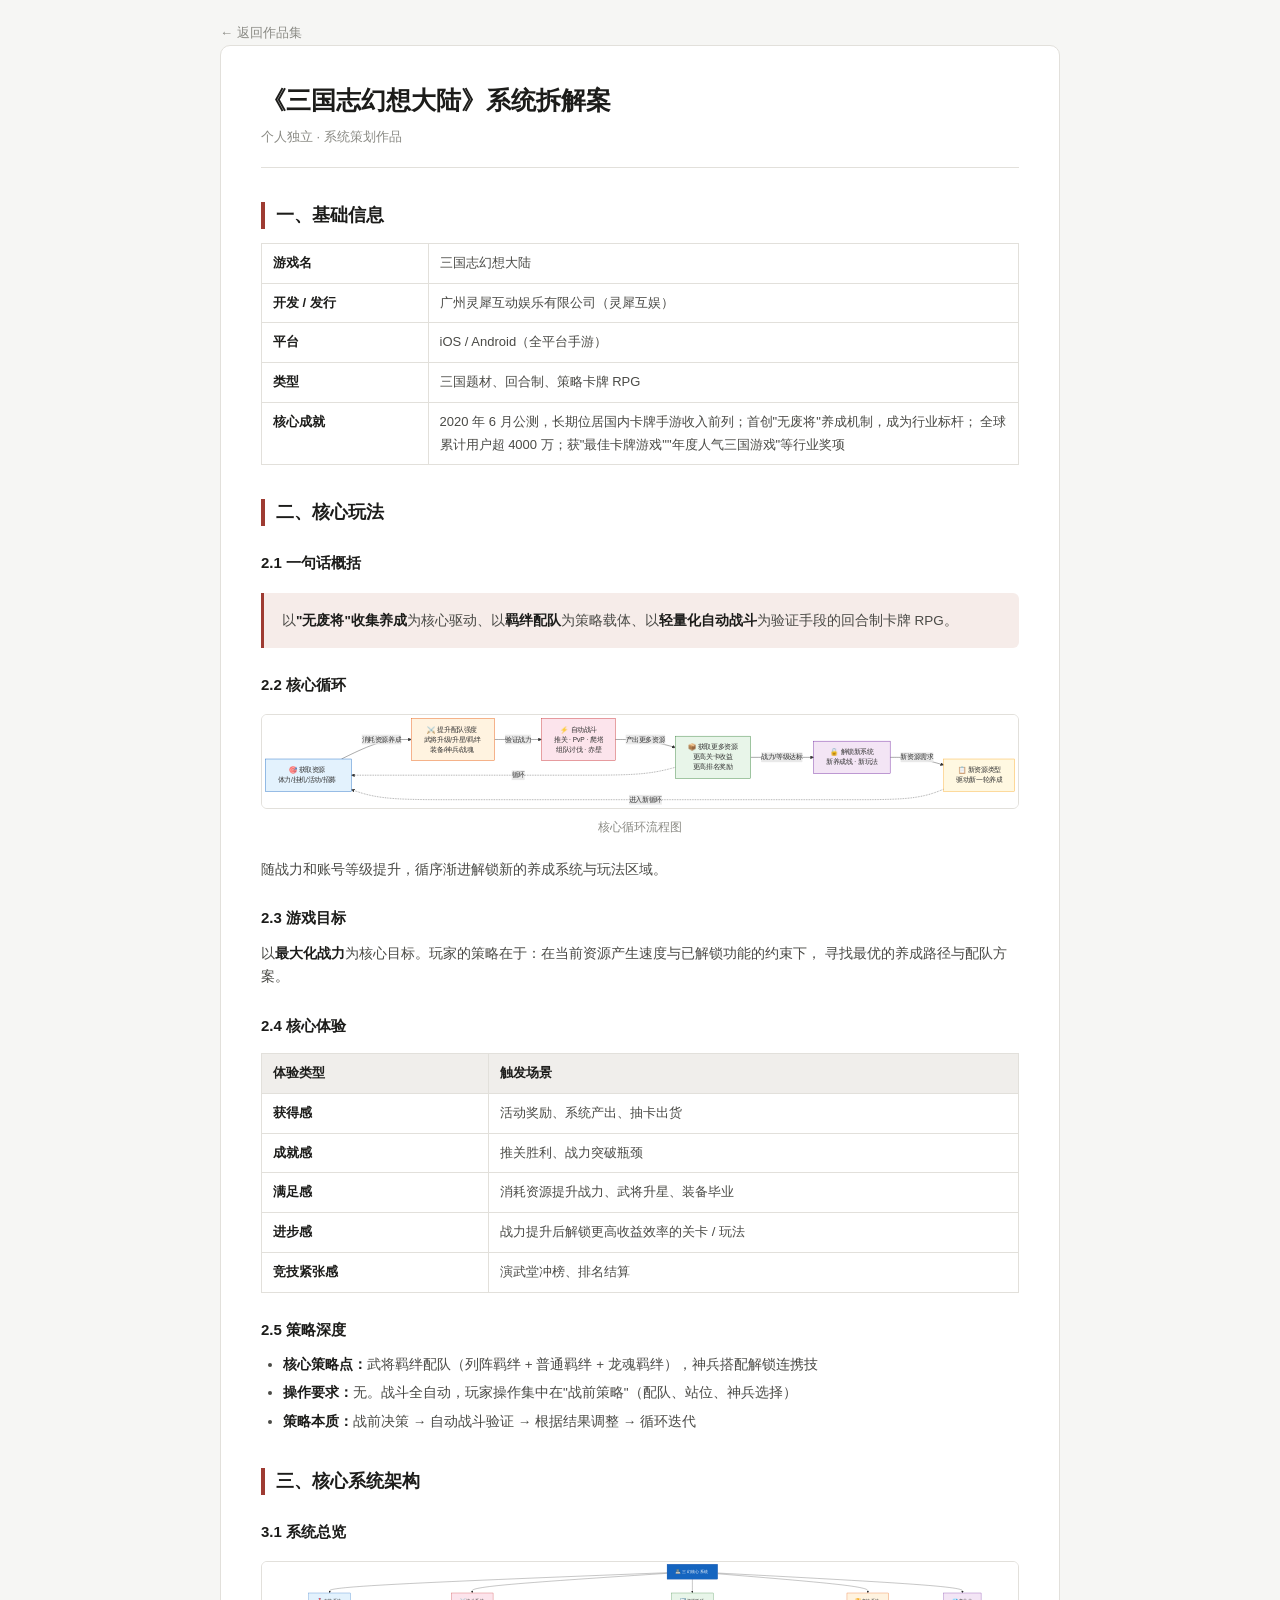
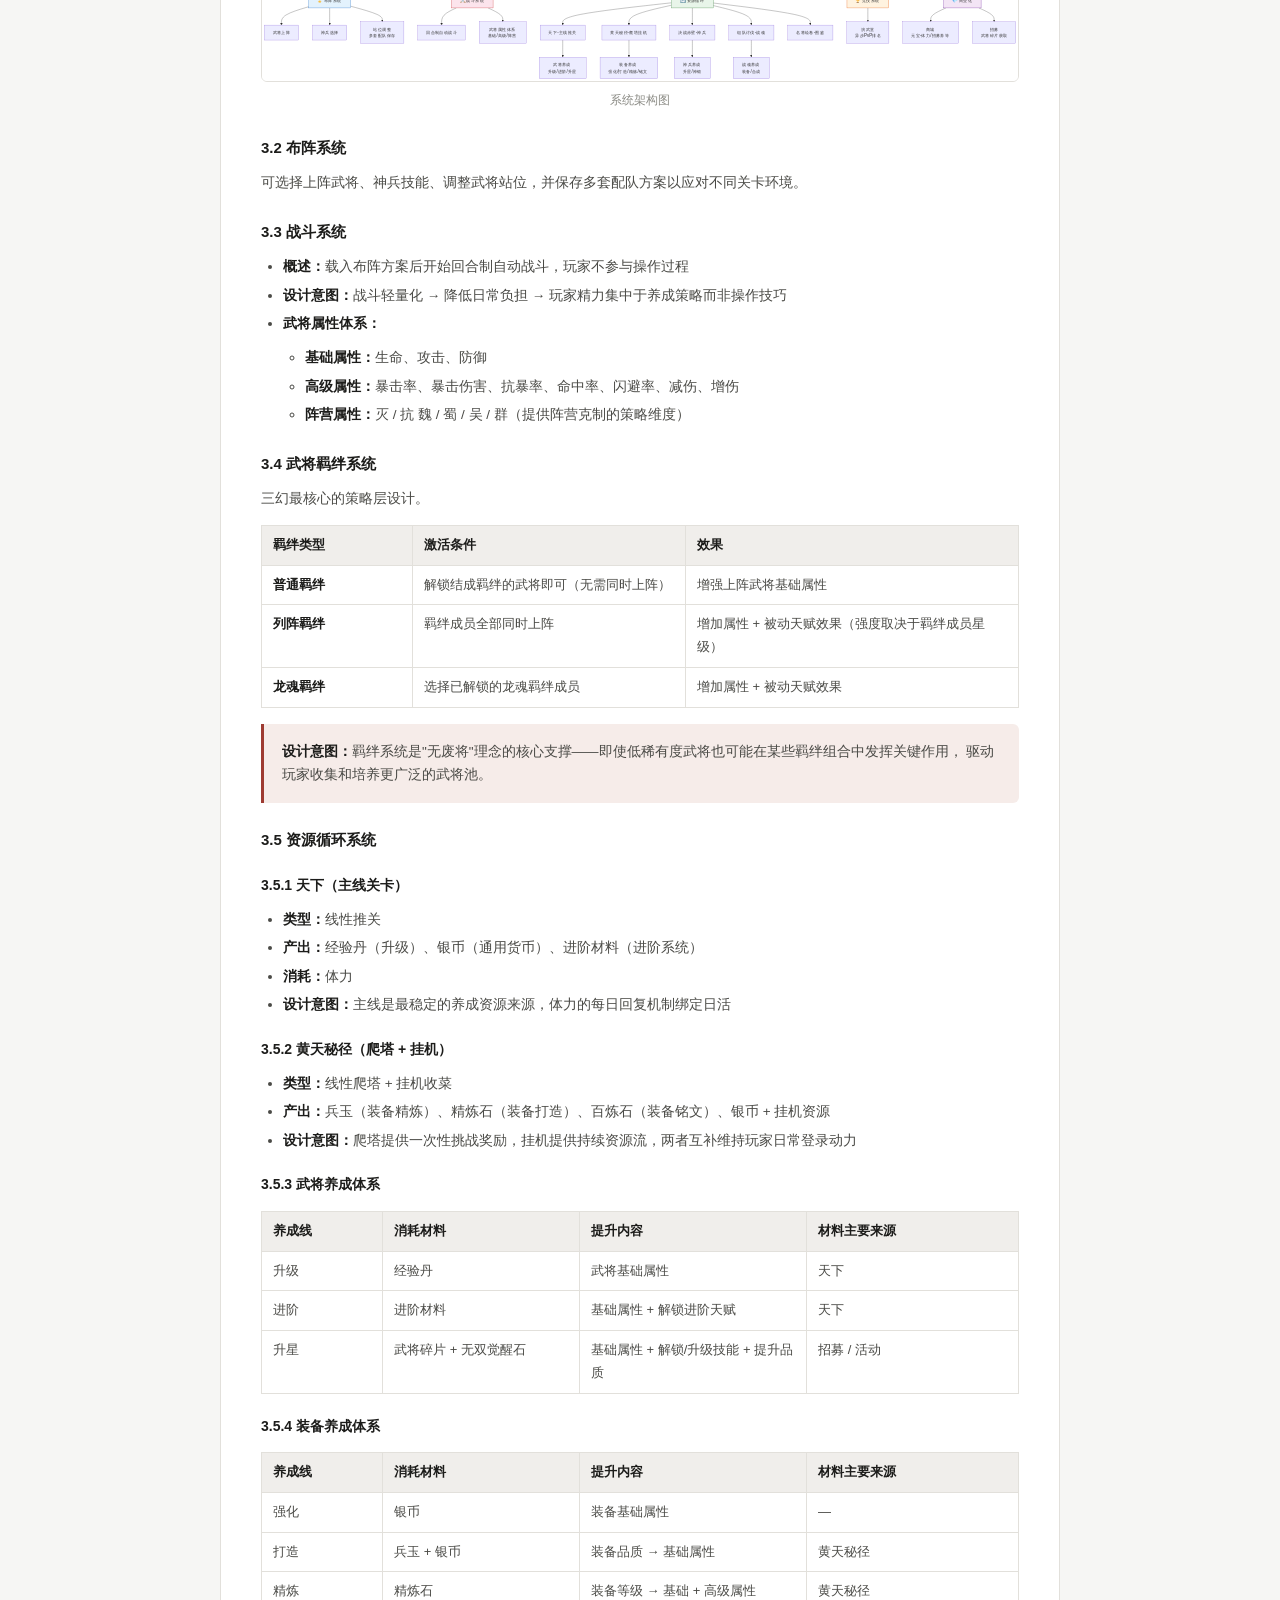
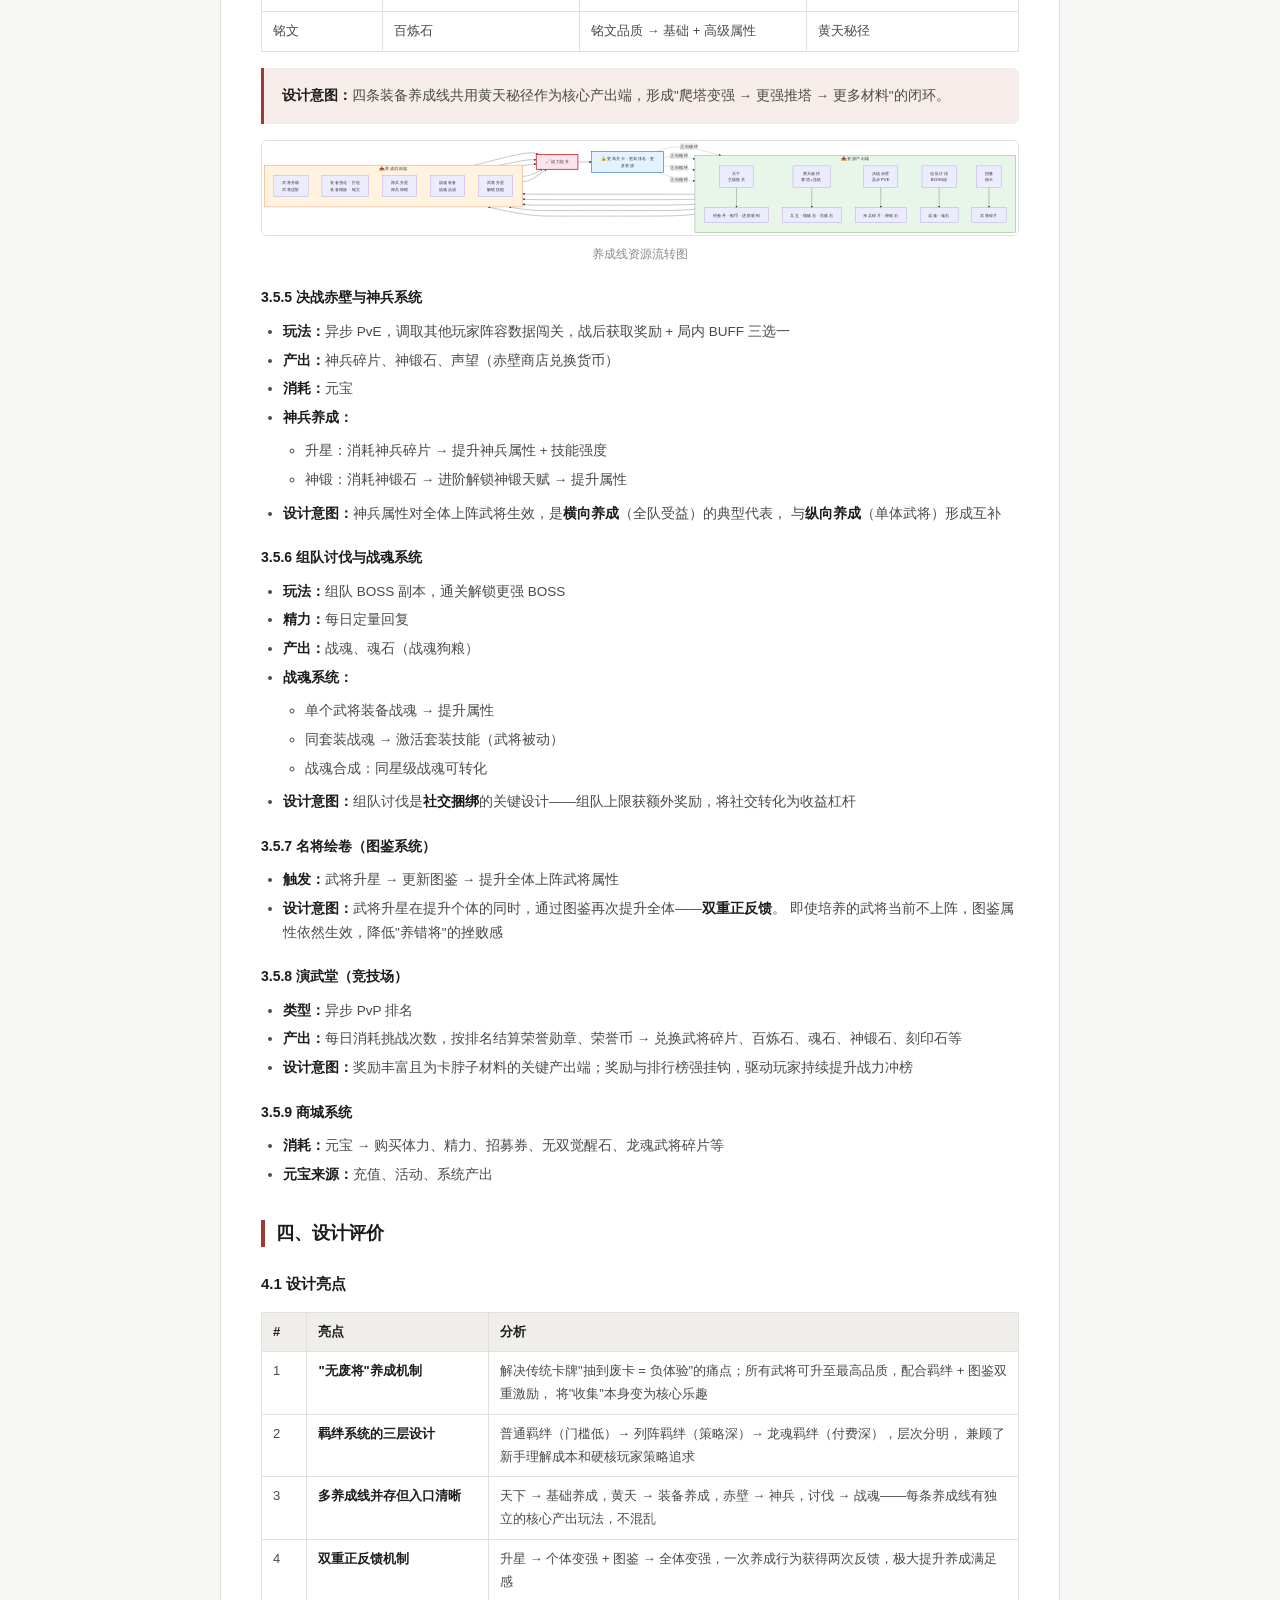
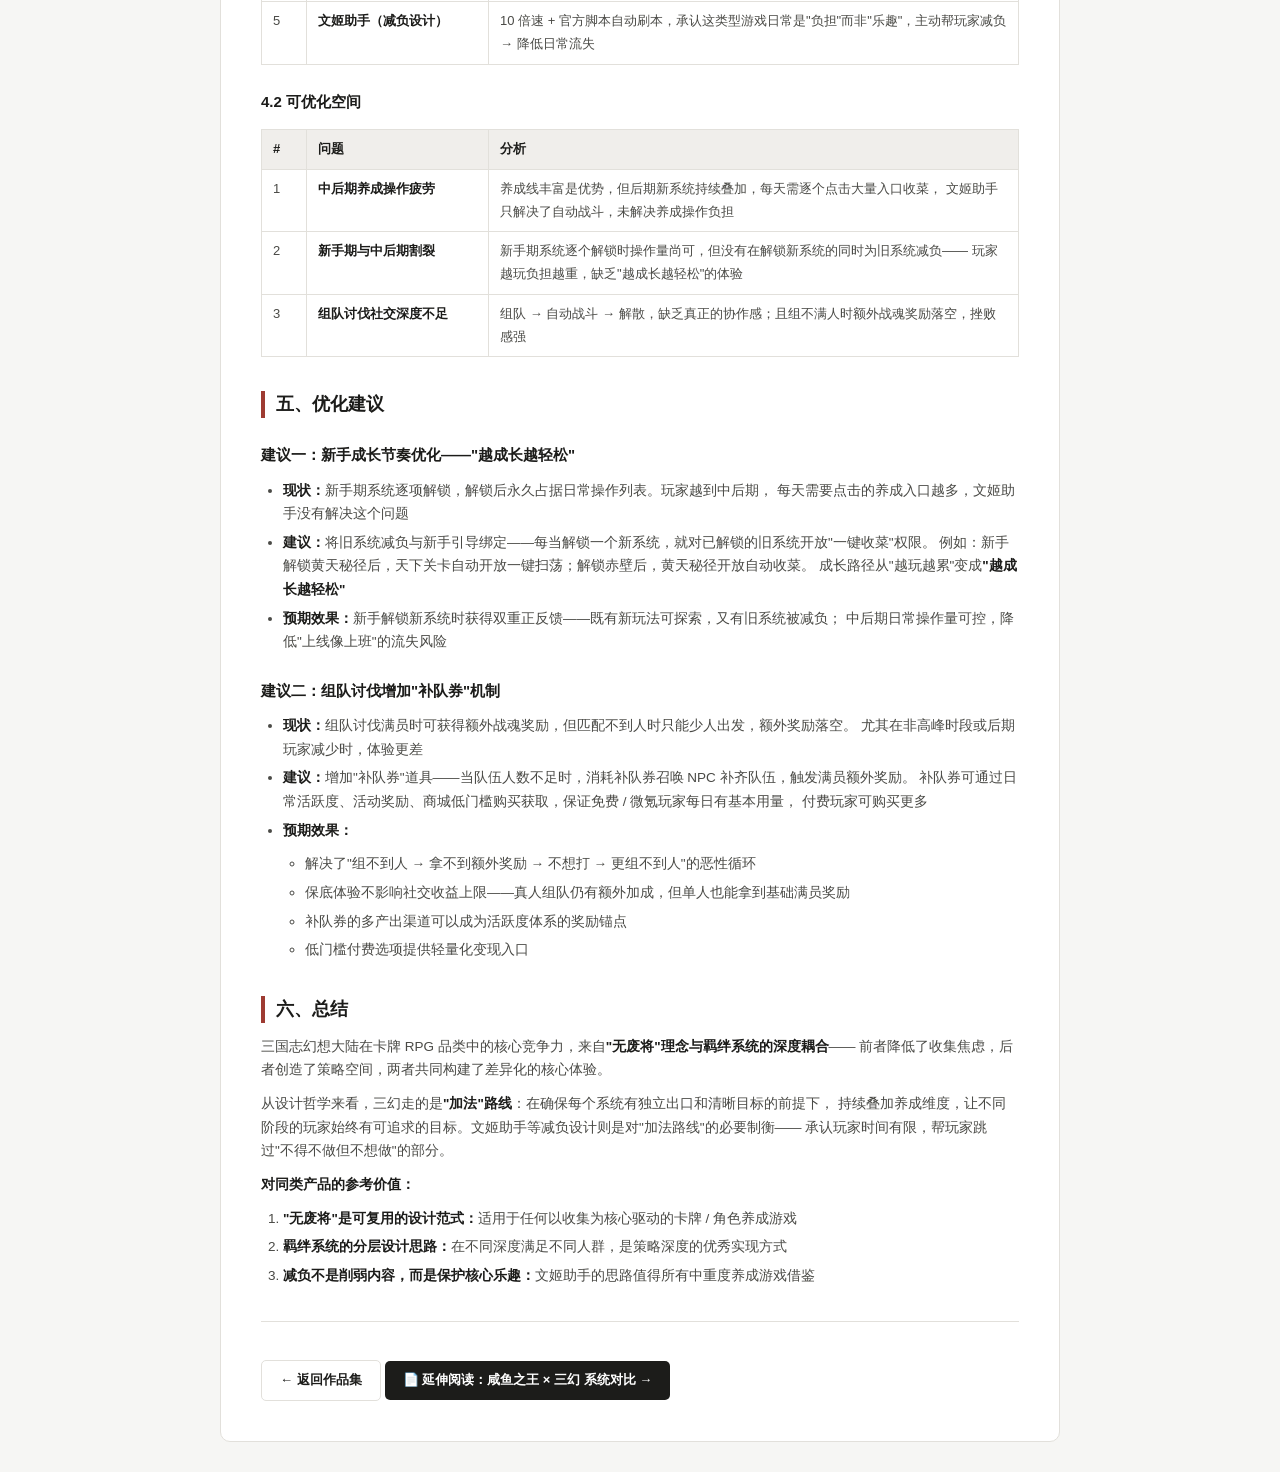
<file: sanguo-fantasy.html>
<!DOCTYPE html>
<html lang="zh-CN">
<head>
<meta charset="UTF-8">
<meta name="viewport" content="width=device-width, initial-scale=1.0">
<title>《三国志幻想大陆》系统拆解案 · 李俊作品集</title>
<meta name="description" content="三国志幻想大陆系统拆解报告——核心玩法、系统架构、资源循环、设计评价与优化建议。">
<link rel="stylesheet" href="style.css">
</head>
<body>

<div class="container">

  <div class="topbar">
    <a href="index.html">← 返回作品集</a>
  </div>

  <article class="article">
    <h1>《三国志幻想大陆》系统拆解案</h1>
    <p class="subtitle">个人独立 · 系统策划作品</p>

    <h2>一、基础信息</h2>
    <table>
      <tr><td style="width:22%;"><b>游戏名</b></td><td>三国志幻想大陆</td></tr>
      <tr><td><b>开发 / 发行</b></td><td>广州灵犀互动娱乐有限公司（灵犀互娱）</td></tr>
      <tr><td><b>平台</b></td><td>iOS / Android（全平台手游）</td></tr>
      <tr><td><b>类型</b></td><td>三国题材、回合制、策略卡牌 RPG</td></tr>
      <tr>
        <td><b>核心成就</b></td>
        <td>2020 年 6 月公测，长期位居国内卡牌手游收入前列；首创"无废将"养成机制，成为行业标杆；
            全球累计用户超 4000 万；获"最佳卡牌游戏""年度人气三国游戏"等行业奖项</td>
      </tr>
    </table>

    <h2>二、核心玩法</h2>

    <h3>2.1 一句话概括</h3>
    <blockquote>
      <p>以<b>"无废将"收集养成</b>为核心驱动、以<b>羁绊配队</b>为策略载体、以<b>轻量化自动战斗</b>为验证手段的回合制卡牌 RPG。</p>
    </blockquote>

    <h3>2.2 核心循环</h3>
    <img src="diagrams/01-核心循环.svg" alt="三国志幻想大陆核心循环流程图">
    <p class="fig-cap">核心循环流程图</p>
    <p>随战力和账号等级提升，循序渐进解锁新的养成系统与玩法区域。</p>

    <h3>2.3 游戏目标</h3>
    <p>
      以<b>最大化战力</b>为核心目标。玩家的策略在于：在当前资源产生速度与已解锁功能的约束下，
      寻找最优的养成路径与配队方案。
    </p>

    <h3>2.4 核心体验</h3>
    <table>
      <tr><th style="width:30%;">体验类型</th><th>触发场景</th></tr>
      <tr><td><b>获得感</b></td><td>活动奖励、系统产出、抽卡出货</td></tr>
      <tr><td><b>成就感</b></td><td>推关胜利、战力突破瓶颈</td></tr>
      <tr><td><b>满足感</b></td><td>消耗资源提升战力、武将升星、装备毕业</td></tr>
      <tr><td><b>进步感</b></td><td>战力提升后解锁更高收益效率的关卡 / 玩法</td></tr>
      <tr><td><b>竞技紧张感</b></td><td>演武堂冲榜、排名结算</td></tr>
    </table>

    <h3>2.5 策略深度</h3>
    <ul>
      <li><b>核心策略点：</b>武将羁绊配队（列阵羁绊 + 普通羁绊 + 龙魂羁绊），神兵搭配解锁连携技</li>
      <li><b>操作要求：</b>无。战斗全自动，玩家操作集中在"战前策略"（配队、站位、神兵选择）</li>
      <li><b>策略本质：</b>战前决策 → 自动战斗验证 → 根据结果调整 → 循环迭代</li>
    </ul>

    <h2>三、核心系统架构</h2>

    <h3>3.1 系统总览</h3>
    <img src="diagrams/02-系统架构.svg" alt="三国志幻想大陆系统架构图">
    <p class="fig-cap">系统架构图</p>

    <h3>3.2 布阵系统</h3>
    <p>可选择上阵武将、神兵技能、调整武将站位，并保存多套配队方案以应对不同关卡环境。</p>

    <h3>3.3 战斗系统</h3>
    <ul>
      <li><b>概述：</b>载入布阵方案后开始回合制自动战斗，玩家不参与操作过程</li>
      <li><b>设计意图：</b>战斗轻量化 → 降低日常负担 → 玩家精力集中于养成策略而非操作技巧</li>
      <li><b>武将属性体系：</b>
        <ul>
          <li><b>基础属性：</b>生命、攻击、防御</li>
          <li><b>高级属性：</b>暴击率、暴击伤害、抗暴率、命中率、闪避率、减伤、增伤</li>
          <li><b>阵营属性：</b>灭 / 抗 魏 / 蜀 / 吴 / 群（提供阵营克制的策略维度）</li>
        </ul>
      </li>
    </ul>

    <h3>3.4 武将羁绊系统</h3>
    <p>三幻最核心的策略层设计。</p>
    <table>
      <tr><th style="width:20%;">羁绊类型</th><th style="width:36%;">激活条件</th><th>效果</th></tr>
      <tr>
        <td><b>普通羁绊</b></td>
        <td>解锁结成羁绊的武将即可（无需同时上阵）</td>
        <td>增强上阵武将基础属性</td>
      </tr>
      <tr>
        <td><b>列阵羁绊</b></td>
        <td>羁绊成员全部同时上阵</td>
        <td>增加属性 + 被动天赋效果（强度取决于羁绊成员星级）</td>
      </tr>
      <tr>
        <td><b>龙魂羁绊</b></td>
        <td>选择已解锁的龙魂羁绊成员</td>
        <td>增加属性 + 被动天赋效果</td>
      </tr>
    </table>
    <blockquote>
      <p><b>设计意图：</b>羁绊系统是"无废将"理念的核心支撑——即使低稀有度武将也可能在某些羁绊组合中发挥关键作用，
      驱动玩家收集和培养更广泛的武将池。</p>
    </blockquote>

    <h3>3.5 资源循环系统</h3>

    <h4 style="font-size:14px; margin:20px 0 6px; color:var(--text);">3.5.1 天下（主线关卡）</h4>
    <ul>
      <li><b>类型：</b>线性推关</li>
      <li><b>产出：</b>经验丹（升级）、银币（通用货币）、进阶材料（进阶系统）</li>
      <li><b>消耗：</b>体力</li>
      <li><b>设计意图：</b>主线是最稳定的养成资源来源，体力的每日回复机制绑定日活</li>
    </ul>

    <h4 style="font-size:14px; margin:20px 0 6px; color:var(--text);">3.5.2 黄天秘径（爬塔 + 挂机）</h4>
    <ul>
      <li><b>类型：</b>线性爬塔 + 挂机收菜</li>
      <li><b>产出：</b>兵玉（装备精炼）、精炼石（装备打造）、百炼石（装备铭文）、银币 + 挂机资源</li>
      <li><b>设计意图：</b>爬塔提供一次性挑战奖励，挂机提供持续资源流，两者互补维持玩家日常登录动力</li>
    </ul>

    <h4 style="font-size:14px; margin:20px 0 6px; color:var(--text);">3.5.3 武将养成体系</h4>
    <table>
      <tr><th style="width:16%;">养成线</th><th style="width:26%;">消耗材料</th><th style="width:30%;">提升内容</th><th>材料主要来源</th></tr>
      <tr><td>升级</td><td>经验丹</td><td>武将基础属性</td><td>天下</td></tr>
      <tr><td>进阶</td><td>进阶材料</td><td>基础属性 + 解锁进阶天赋</td><td>天下</td></tr>
      <tr><td>升星</td><td>武将碎片 + 无双觉醒石</td><td>基础属性 + 解锁/升级技能 + 提升品质</td><td>招募 / 活动</td></tr>
    </table>

    <h4 style="font-size:14px; margin:20px 0 6px; color:var(--text);">3.5.4 装备养成体系</h4>
    <table>
      <tr><th style="width:16%;">养成线</th><th style="width:26%;">消耗材料</th><th style="width:30%;">提升内容</th><th>材料主要来源</th></tr>
      <tr><td>强化</td><td>银币</td><td>装备基础属性</td><td>—</td></tr>
      <tr><td>打造</td><td>兵玉 + 银币</td><td>装备品质 → 基础属性</td><td>黄天秘径</td></tr>
      <tr><td>精炼</td><td>精炼石</td><td>装备等级 → 基础 + 高级属性</td><td>黄天秘径</td></tr>
      <tr><td>铭文</td><td>百炼石</td><td>铭文品质 → 基础 + 高级属性</td><td>黄天秘径</td></tr>
    </table>
    <blockquote>
      <p><b>设计意图：</b>四条装备养成线共用黄天秘径作为核心产出端，形成"爬塔变强 → 更强推塔 → 更多材料"的闭环。</p>
    </blockquote>

    <img src="diagrams/03-资源流转.svg" alt="养成线资源流转图">
    <p class="fig-cap">养成线资源流转图</p>

    <h4 style="font-size:14px; margin:20px 0 6px; color:var(--text);">3.5.5 决战赤壁与神兵系统</h4>
    <ul>
      <li><b>玩法：</b>异步 PvE，调取其他玩家阵容数据闯关，战后获取奖励 + 局内 BUFF 三选一</li>
      <li><b>产出：</b>神兵碎片、神锻石、声望（赤壁商店兑换货币）</li>
      <li><b>消耗：</b>元宝</li>
      <li><b>神兵养成：</b>
        <ul>
          <li>升星：消耗神兵碎片 → 提升神兵属性 + 技能强度</li>
          <li>神锻：消耗神锻石 → 进阶解锁神锻天赋 → 提升属性</li>
        </ul>
      </li>
      <li><b>设计意图：</b>神兵属性对全体上阵武将生效，是<b>横向养成</b>（全队受益）的典型代表，
          与<b>纵向养成</b>（单体武将）形成互补</li>
    </ul>

    <h4 style="font-size:14px; margin:20px 0 6px; color:var(--text);">3.5.6 组队讨伐与战魂系统</h4>
    <ul>
      <li><b>玩法：</b>组队 BOSS 副本，通关解锁更强 BOSS</li>
      <li><b>精力：</b>每日定量回复</li>
      <li><b>产出：</b>战魂、魂石（战魂狗粮）</li>
      <li><b>战魂系统：</b>
        <ul>
          <li>单个武将装备战魂 → 提升属性</li>
          <li>同套装战魂 → 激活套装技能（武将被动）</li>
          <li>战魂合成：同星级战魂可转化</li>
        </ul>
      </li>
      <li><b>设计意图：</b>组队讨伐是<b>社交捆绑</b>的关键设计——组队上限获额外奖励，将社交转化为收益杠杆</li>
    </ul>

    <h4 style="font-size:14px; margin:20px 0 6px; color:var(--text);">3.5.7 名将绘卷（图鉴系统）</h4>
    <ul>
      <li><b>触发：</b>武将升星 → 更新图鉴 → 提升全体上阵武将属性</li>
      <li><b>设计意图：</b>武将升星在提升个体的同时，通过图鉴再次提升全体——<b>双重正反馈</b>。
          即使培养的武将当前不上阵，图鉴属性依然生效，降低"养错将"的挫败感</li>
    </ul>

    <h4 style="font-size:14px; margin:20px 0 6px; color:var(--text);">3.5.8 演武堂（竞技场）</h4>
    <ul>
      <li><b>类型：</b>异步 PvP 排名</li>
      <li><b>产出：</b>每日消耗挑战次数，按排名结算荣誉勋章、荣誉币 → 兑换武将碎片、百炼石、魂石、神锻石、刻印石等</li>
      <li><b>设计意图：</b>奖励丰富且为卡脖子材料的关键产出端；奖励与排行榜强挂钩，驱动玩家持续提升战力冲榜</li>
    </ul>

    <h4 style="font-size:14px; margin:20px 0 6px; color:var(--text);">3.5.9 商城系统</h4>
    <ul>
      <li><b>消耗：</b>元宝 → 购买体力、精力、招募券、无双觉醒石、龙魂武将碎片等</li>
      <li><b>元宝来源：</b>充值、活动、系统产出</li>
    </ul>

    <h2>四、设计评价</h2>

    <h3>4.1 设计亮点</h3>
    <table>
      <tr><th style="width:6%;">#</th><th style="width:24%;">亮点</th><th>分析</th></tr>
      <tr>
        <td>1</td>
        <td><b>"无废将"养成机制</b></td>
        <td>解决传统卡牌"抽到废卡 = 负体验"的痛点；所有武将可升至最高品质，配合羁绊 + 图鉴双重激励，
            将"收集"本身变为核心乐趣</td>
      </tr>
      <tr>
        <td>2</td>
        <td><b>羁绊系统的三层设计</b></td>
        <td>普通羁绊（门槛低）→ 列阵羁绊（策略深）→ 龙魂羁绊（付费深），层次分明，
            兼顾了新手理解成本和硬核玩家策略追求</td>
      </tr>
      <tr>
        <td>3</td>
        <td><b>多养成线并存但入口清晰</b></td>
        <td>天下 → 基础养成，黄天 → 装备养成，赤壁 → 神兵，讨伐 → 战魂——每条养成线有独立的核心产出玩法，不混乱</td>
      </tr>
      <tr>
        <td>4</td>
        <td><b>双重正反馈机制</b></td>
        <td>升星 → 个体变强 + 图鉴 → 全体变强，一次养成行为获得两次反馈，极大提升养成满足感</td>
      </tr>
      <tr>
        <td>5</td>
        <td><b>文姬助手（减负设计）</b></td>
        <td>10 倍速 + 官方脚本自动刷本，承认这类型游戏日常是"负担"而非"乐趣"，主动帮玩家减负 → 降低日常流失</td>
      </tr>
    </table>

    <h3>4.2 可优化空间</h3>
    <table>
      <tr><th style="width:6%;">#</th><th style="width:24%;">问题</th><th>分析</th></tr>
      <tr>
        <td>1</td>
        <td><b>中后期养成操作疲劳</b></td>
        <td>养成线丰富是优势，但后期新系统持续叠加，每天需逐个点击大量入口收菜，
            文姬助手只解决了自动战斗，未解决养成操作负担</td>
      </tr>
      <tr>
        <td>2</td>
        <td><b>新手期与中后期割裂</b></td>
        <td>新手期系统逐个解锁时操作量尚可，但没有在解锁新系统的同时为旧系统减负——
            玩家越玩负担越重，缺乏"越成长越轻松"的体验</td>
      </tr>
      <tr>
        <td>3</td>
        <td><b>组队讨伐社交深度不足</b></td>
        <td>组队 → 自动战斗 → 解散，缺乏真正的协作感；且组不满人时额外战魂奖励落空，挫败感强</td>
      </tr>
    </table>

    <h2>五、优化建议</h2>

    <h3>建议一：新手成长节奏优化——"越成长越轻松"</h3>
    <ul>
      <li><b>现状：</b>新手期系统逐项解锁，解锁后永久占据日常操作列表。玩家越到中后期，
          每天需要点击的养成入口越多，文姬助手没有解决这个问题</li>
      <li><b>建议：</b>将旧系统减负与新手引导绑定——每当解锁一个新系统，就对已解锁的旧系统开放"一键收菜"权限。
          例如：新手解锁黄天秘径后，天下关卡自动开放一键扫荡；解锁赤壁后，黄天秘径开放自动收菜。
          成长路径从"越玩越累"变成<b>"越成长越轻松"</b></li>
      <li><b>预期效果：</b>新手解锁新系统时获得双重正反馈——既有新玩法可探索，又有旧系统被减负；
          中后期日常操作量可控，降低"上线像上班"的流失风险</li>
    </ul>

    <h3>建议二：组队讨伐增加"补队券"机制</h3>
    <ul>
      <li><b>现状：</b>组队讨伐满员时可获得额外战魂奖励，但匹配不到人时只能少人出发，额外奖励落空。
          尤其在非高峰时段或后期玩家减少时，体验更差</li>
      <li><b>建议：</b>增加"补队券"道具——当队伍人数不足时，消耗补队券召唤 NPC 补齐队伍，触发满员额外奖励。
          补队券可通过日常活跃度、活动奖励、商城低门槛购买获取，保证免费 / 微氪玩家每日有基本用量，
          付费玩家可购买更多</li>
      <li><b>预期效果：</b>
        <ul>
          <li>解决了"组不到人 → 拿不到额外奖励 → 不想打 → 更组不到人"的恶性循环</li>
          <li>保底体验不影响社交收益上限——真人组队仍有额外加成，但单人也能拿到基础满员奖励</li>
          <li>补队券的多产出渠道可以成为活跃度体系的奖励锚点</li>
          <li>低门槛付费选项提供轻量化变现入口</li>
        </ul>
      </li>
    </ul>

    <h2>六、总结</h2>
    <p>
      三国志幻想大陆在卡牌 RPG 品类中的核心竞争力，来自<b>"无废将"理念与羁绊系统的深度耦合</b>——
      前者降低了收集焦虑，后者创造了策略空间，两者共同构建了差异化的核心体验。
    </p>
    <p>
      从设计哲学来看，三幻走的是<b>"加法"路线</b>：在确保每个系统有独立出口和清晰目标的前提下，
      持续叠加养成维度，让不同阶段的玩家始终有可追求的目标。文姬助手等减负设计则是对"加法路线"的必要制衡——
      承认玩家时间有限，帮玩家跳过"不得不做但不想做"的部分。
    </p>
    <p><b>对同类产品的参考价值：</b></p>
    <ol>
      <li><b>"无废将"是可复用的设计范式：</b>适用于任何以收集为核心驱动的卡牌 / 角色养成游戏</li>
      <li><b>羁绊系统的分层设计思路：</b>在不同深度满足不同人群，是策略深度的优秀实现方式</li>
      <li><b>减负不是削弱内容，而是保护核心乐趣：</b>文姬助手的思路值得所有中重度养成游戏借鉴</li>
    </ol>

    <div style="margin-top:34px; padding-top:20px; border-top:1px solid var(--border);">
      <a href="index.html" class="btn ghost" style="margin-left:0;">← 返回作品集</a>
      <a href="xianyu-vs-sanguo.html" class="btn">📄 延伸阅读：咸鱼之王 × 三幻 系统对比 →</a>
    </div>
  </article>

</div>

</body>
</html>
</file>
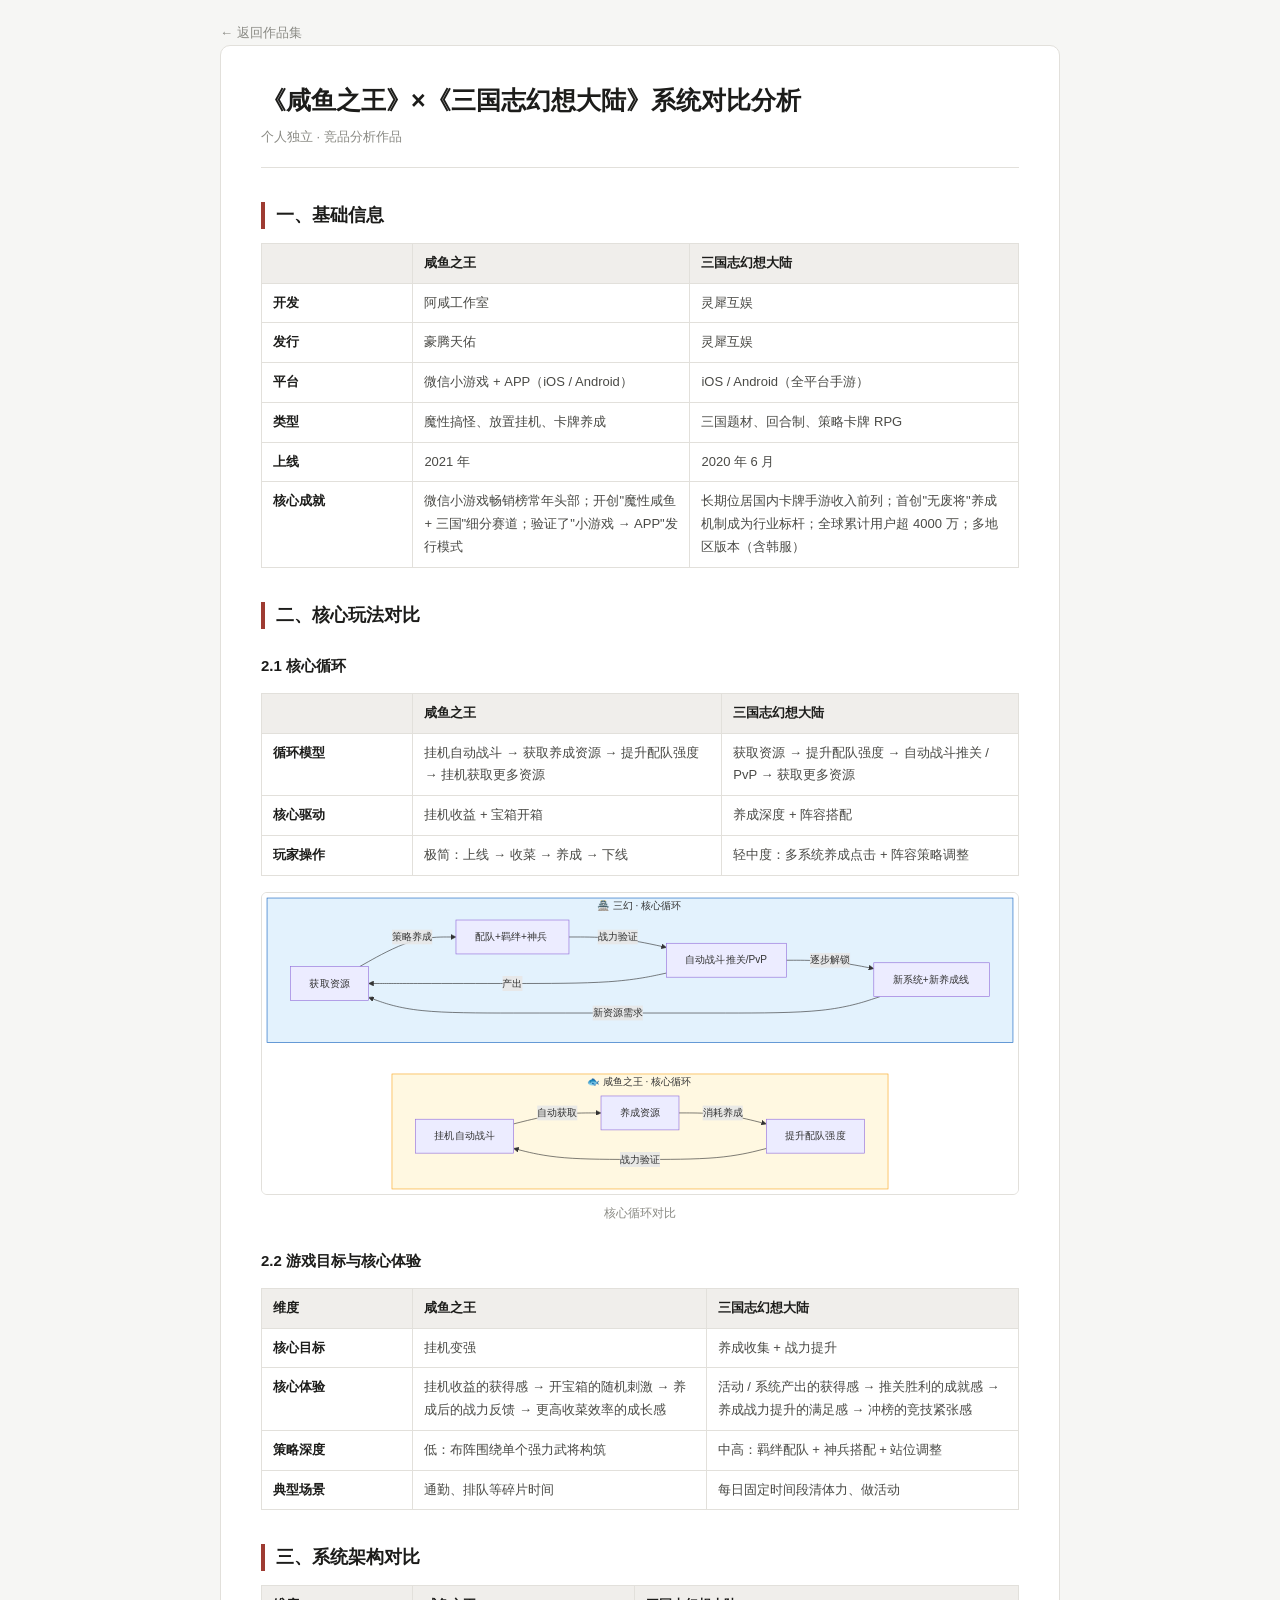
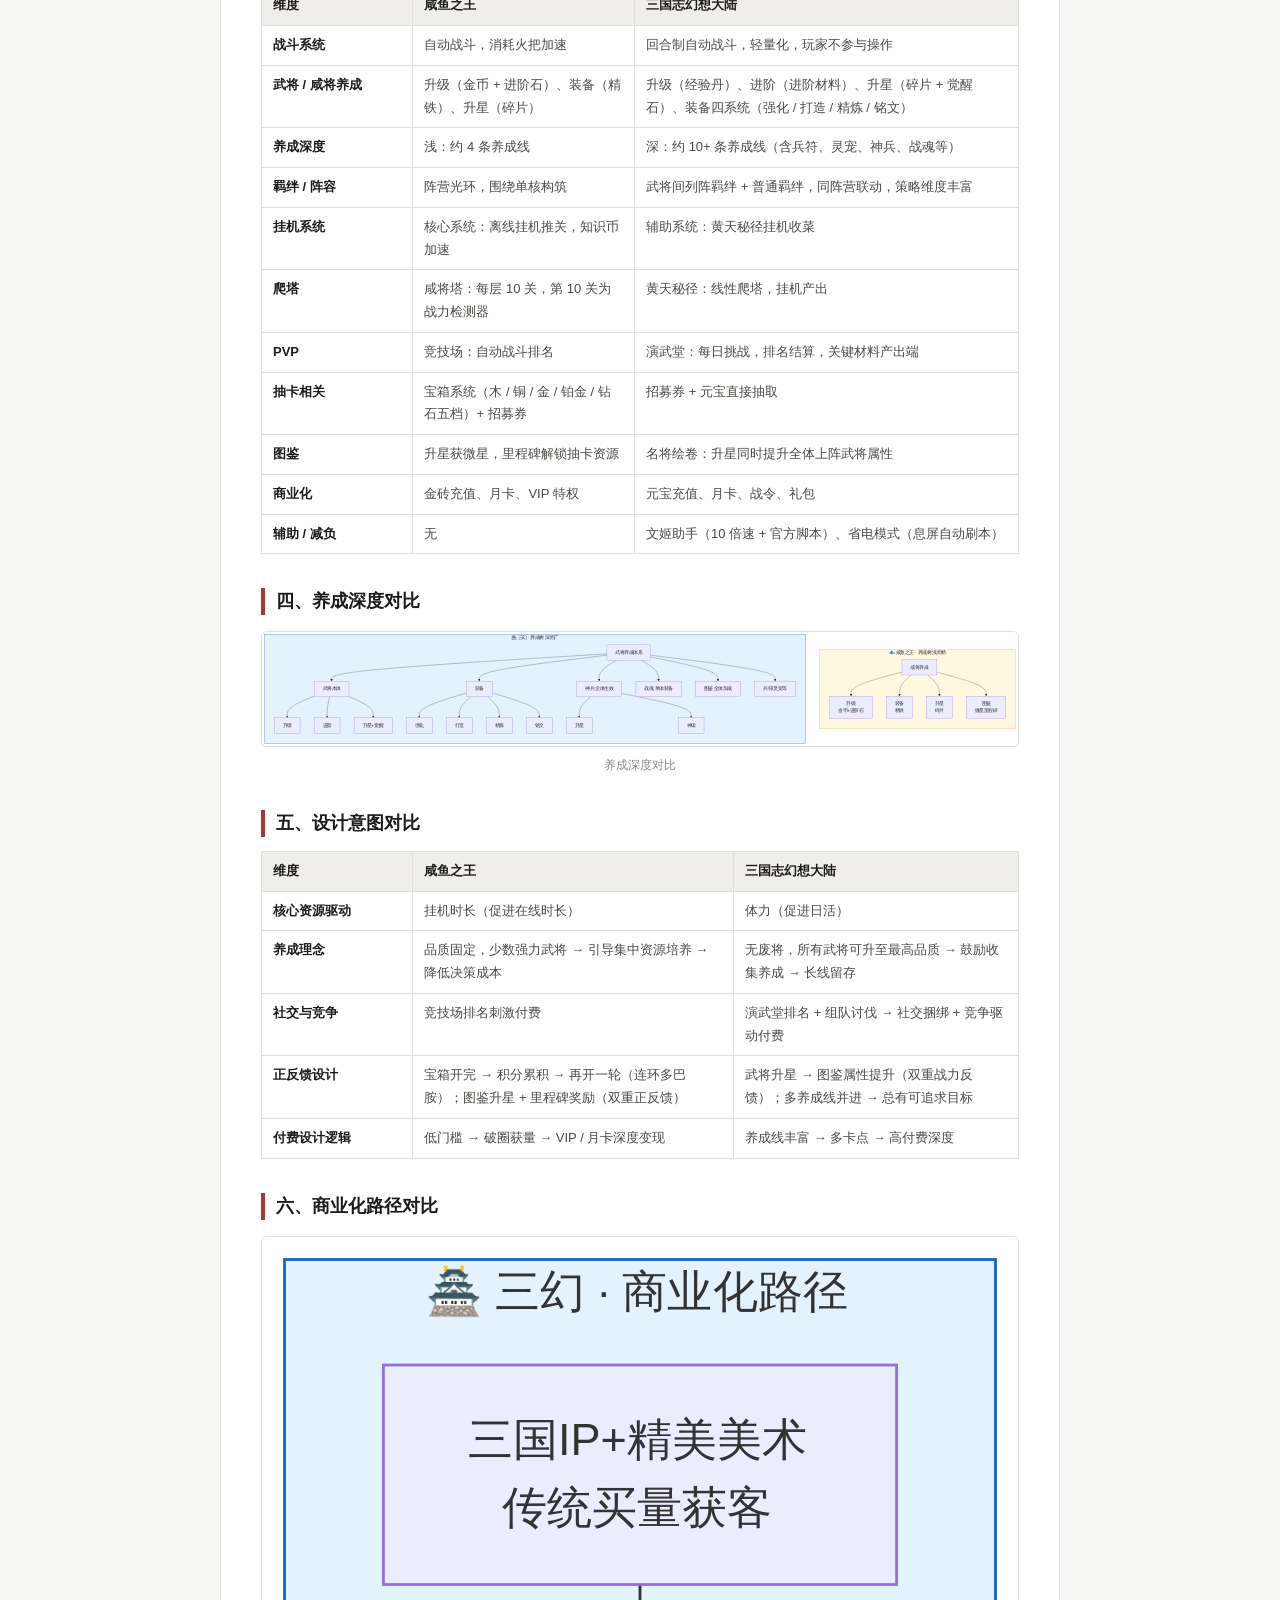
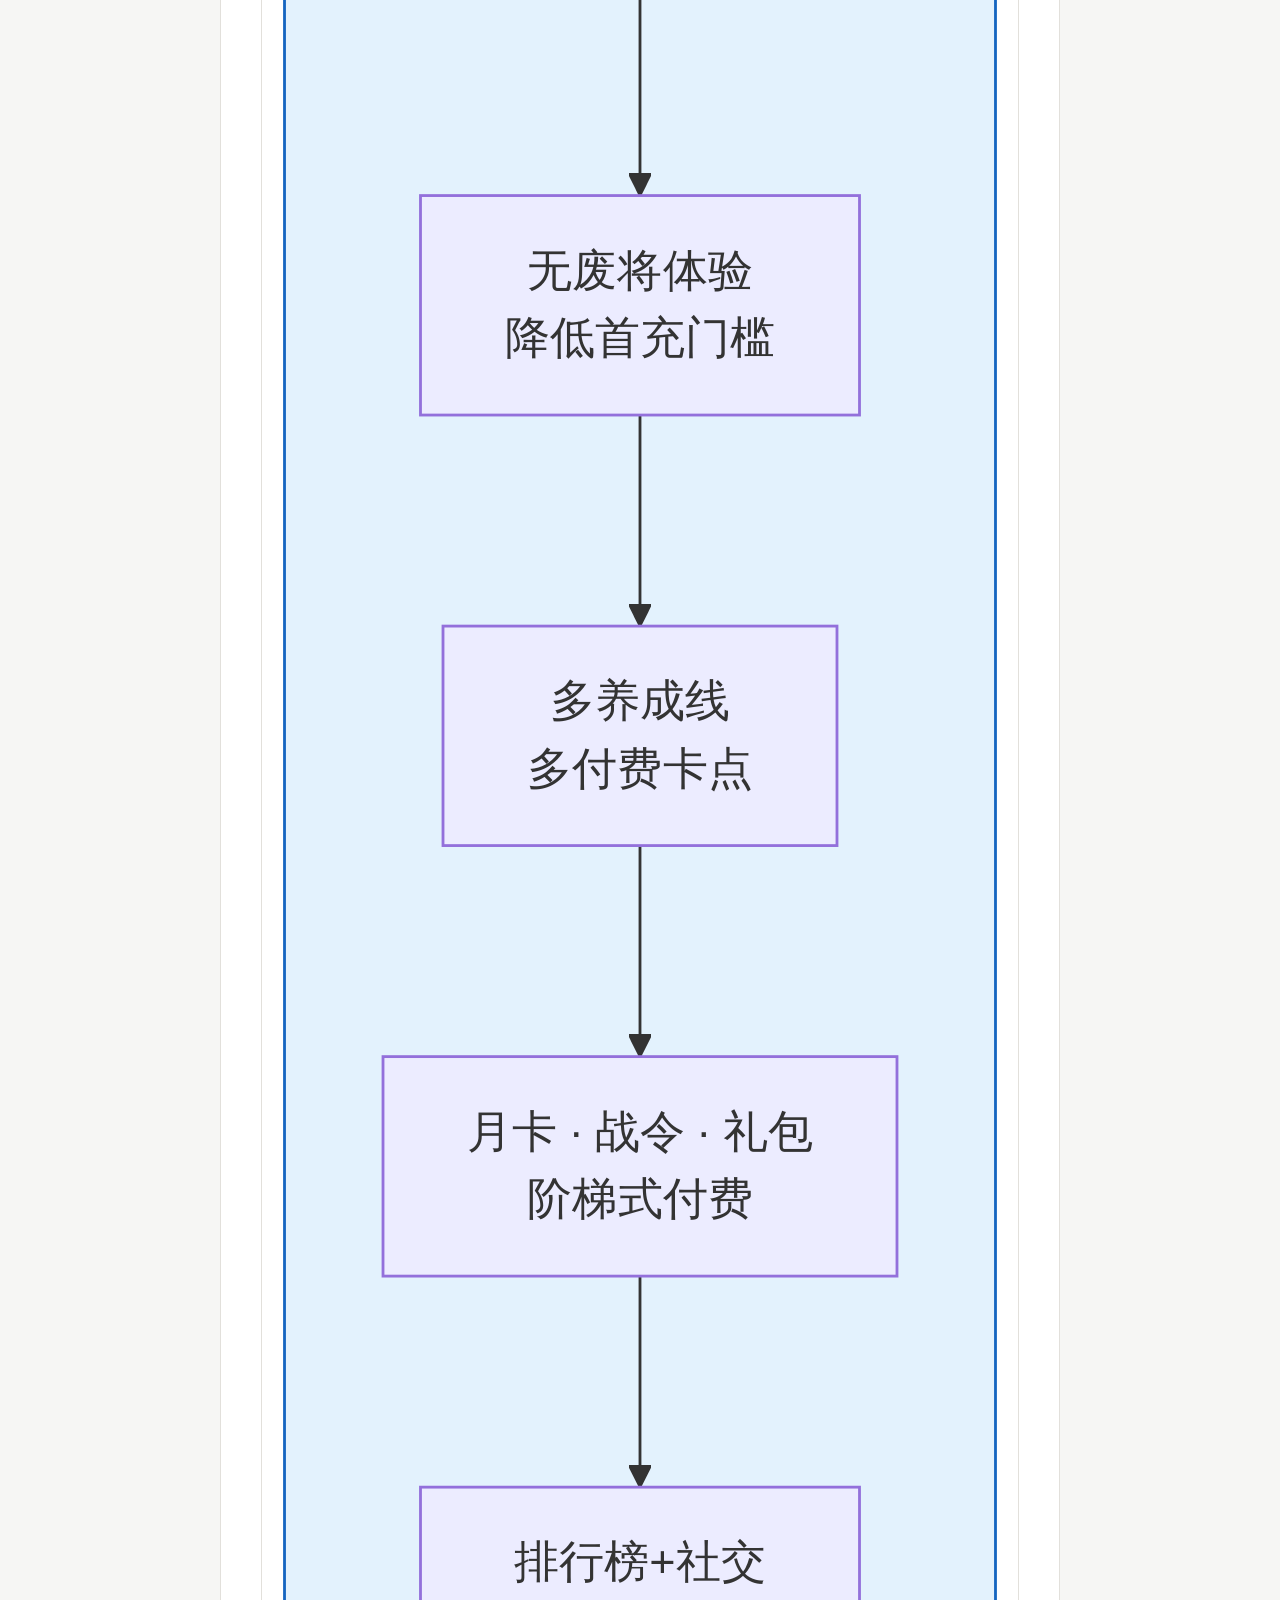
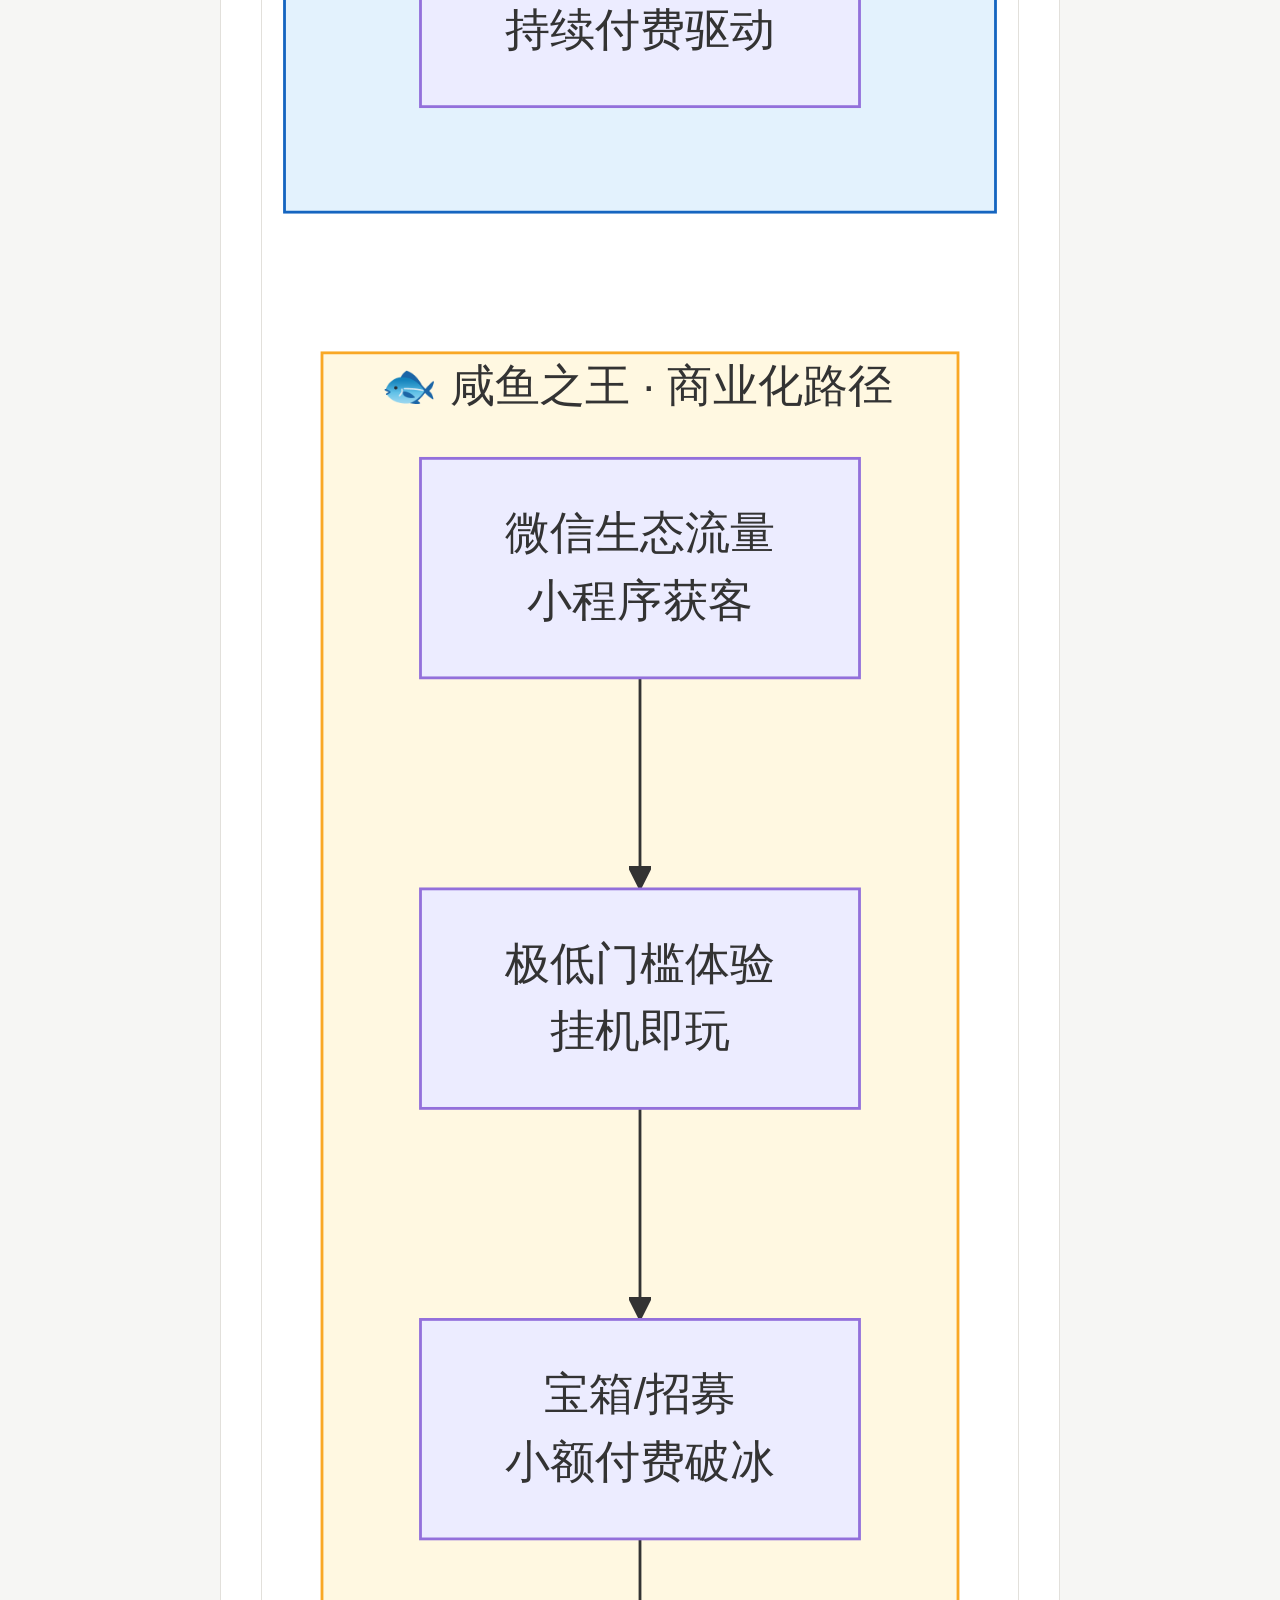
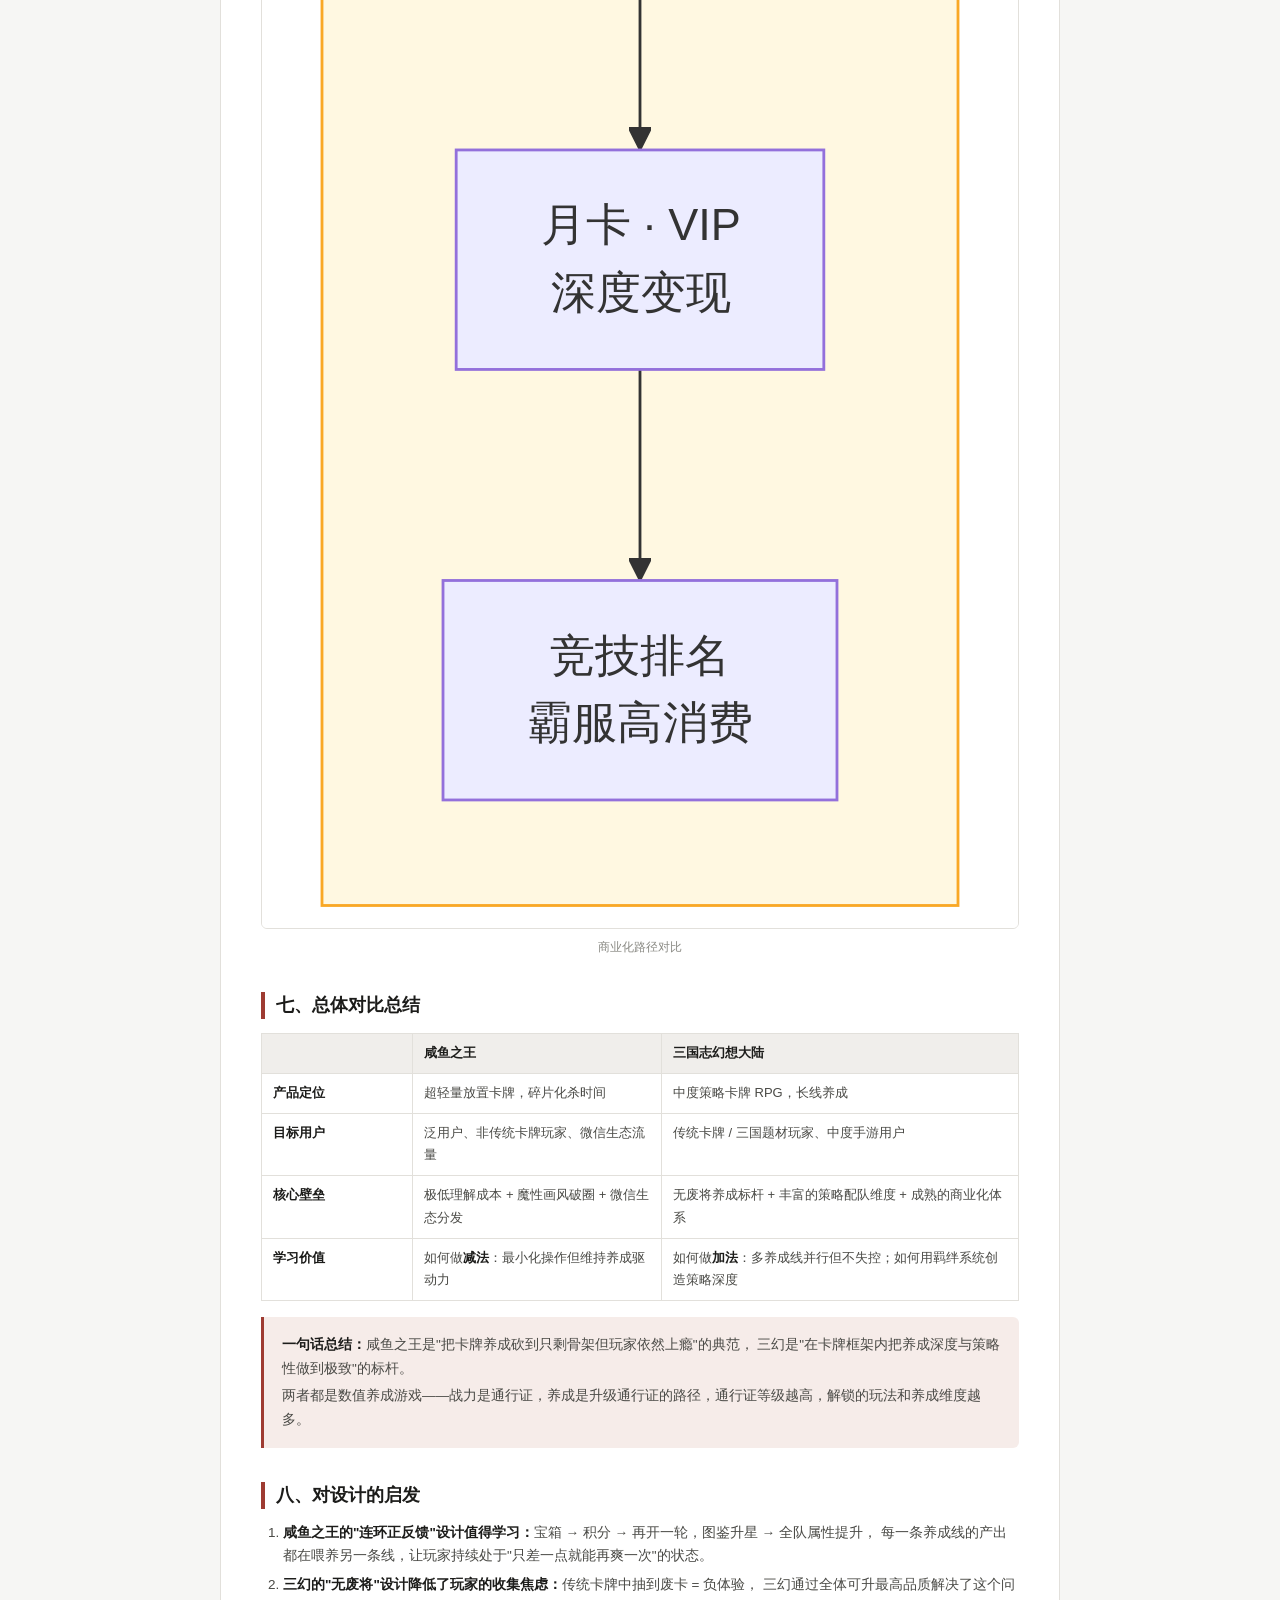
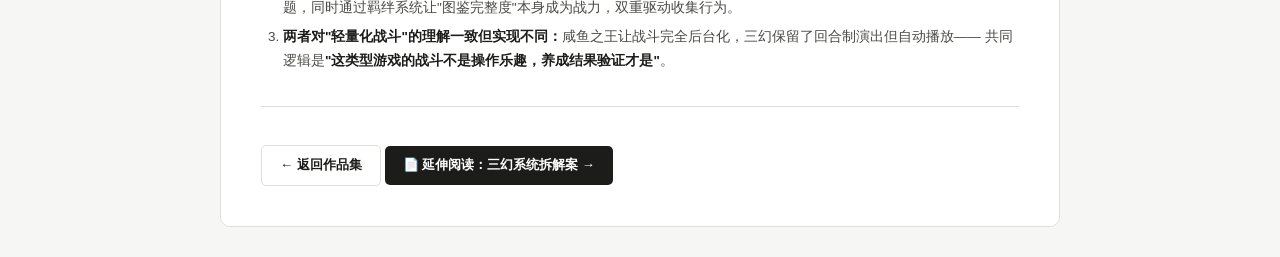
<file: xianyu-vs-sanguo.html>
<!DOCTYPE html>
<html lang="zh-CN">
<head>
<meta charset="UTF-8">
<meta name="viewport" content="width=device-width, initial-scale=1.0">
<title>《咸鱼之王》×《三国志幻想大陆》系统对比 · 李俊作品集</title>
<meta name="description" content="两款卡牌手游的系统对比分析——核心循环、系统架构、养成深度、设计意图与商业化路径。">
<link rel="stylesheet" href="style.css">
</head>
<body>

<div class="container">

  <div class="topbar">
    <a href="index.html">← 返回作品集</a>
  </div>

  <article class="article">
    <h1>《咸鱼之王》×《三国志幻想大陆》系统对比分析</h1>
    <p class="subtitle">个人独立 · 竞品分析作品</p>

    <h2>一、基础信息</h2>
    <table>
      <tr>
        <th style="width:20%;"></th>
        <th>咸鱼之王</th>
        <th>三国志幻想大陆</th>
      </tr>
      <tr><td><b>开发</b></td><td>阿咸工作室</td><td>灵犀互娱</td></tr>
      <tr><td><b>发行</b></td><td>豪腾天佑</td><td>灵犀互娱</td></tr>
      <tr><td><b>平台</b></td><td>微信小游戏 + APP（iOS / Android）</td><td>iOS / Android（全平台手游）</td></tr>
      <tr><td><b>类型</b></td><td>魔性搞怪、放置挂机、卡牌养成</td><td>三国题材、回合制、策略卡牌 RPG</td></tr>
      <tr><td><b>上线</b></td><td>2021 年</td><td>2020 年 6 月</td></tr>
      <tr>
        <td><b>核心成就</b></td>
        <td>微信小游戏畅销榜常年头部；开创"魔性咸鱼 + 三国"细分赛道；验证了"小游戏 → APP"发行模式</td>
        <td>长期位居国内卡牌手游收入前列；首创"无废将"养成机制成为行业标杆；全球累计用户超 4000 万；多地区版本（含韩服）</td>
      </tr>
    </table>

    <h2>二、核心玩法对比</h2>

    <h3>2.1 核心循环</h3>
    <table>
      <tr>
        <th style="width:20%;"></th>
        <th>咸鱼之王</th>
        <th>三国志幻想大陆</th>
      </tr>
      <tr>
        <td><b>循环模型</b></td>
        <td>挂机自动战斗 → 获取养成资源 → 提升配队强度 → 挂机获取更多资源</td>
        <td>获取资源 → 提升配队强度 → 自动战斗推关 / PvP → 获取更多资源</td>
      </tr>
      <tr>
        <td><b>核心驱动</b></td>
        <td>挂机收益 + 宝箱开箱</td>
        <td>养成深度 + 阵容搭配</td>
      </tr>
      <tr>
        <td><b>玩家操作</b></td>
        <td>极简：上线 → 收菜 → 养成 → 下线</td>
        <td>轻中度：多系统养成点击 + 阵容策略调整</td>
      </tr>
    </table>

    <img src="diagrams/04-核心循环对比.svg" alt="咸鱼之王与三国志幻想大陆核心循环对比图">
    <p class="fig-cap">核心循环对比</p>

    <h3>2.2 游戏目标与核心体验</h3>
    <table>
      <tr><th style="width:20%;">维度</th><th>咸鱼之王</th><th>三国志幻想大陆</th></tr>
      <tr>
        <td><b>核心目标</b></td>
        <td>挂机变强</td>
        <td>养成收集 + 战力提升</td>
      </tr>
      <tr>
        <td><b>核心体验</b></td>
        <td>挂机收益的获得感 → 开宝箱的随机刺激 → 养成后的战力反馈 → 更高收菜效率的成长感</td>
        <td>活动 / 系统产出的获得感 → 推关胜利的成就感 → 养成战力提升的满足感 → 冲榜的竞技紧张感</td>
      </tr>
      <tr>
        <td><b>策略深度</b></td>
        <td>低：布阵围绕单个强力武将构筑</td>
        <td>中高：羁绊配队 + 神兵搭配 + 站位调整</td>
      </tr>
      <tr>
        <td><b>典型场景</b></td>
        <td>通勤、排队等碎片时间</td>
        <td>每日固定时间段清体力、做活动</td>
      </tr>
    </table>

    <h2>三、系统架构对比</h2>
    <table>
      <tr><th style="width:20%;">维度</th><th>咸鱼之王</th><th>三国志幻想大陆</th></tr>
      <tr><td><b>战斗系统</b></td><td>自动战斗，消耗火把加速</td><td>回合制自动战斗，轻量化，玩家不参与操作</td></tr>
      <tr>
        <td><b>武将 / 咸将养成</b></td>
        <td>升级（金币 + 进阶石）、装备（精铁）、升星（碎片）</td>
        <td>升级（经验丹）、进阶（进阶材料）、升星（碎片 + 觉醒石）、装备四系统（强化 / 打造 / 精炼 / 铭文）</td>
      </tr>
      <tr><td><b>养成深度</b></td><td>浅：约 4 条养成线</td><td>深：约 10+ 条养成线（含兵符、灵宠、神兵、战魂等）</td></tr>
      <tr><td><b>羁绊 / 阵容</b></td><td>阵营光环，围绕单核构筑</td><td>武将间列阵羁绊 + 普通羁绊，同阵营联动，策略维度丰富</td></tr>
      <tr><td><b>挂机系统</b></td><td>核心系统：离线挂机推关，知识币加速</td><td>辅助系统：黄天秘径挂机收菜</td></tr>
      <tr><td><b>爬塔</b></td><td>咸将塔：每层 10 关，第 10 关为战力检测器</td><td>黄天秘径：线性爬塔，挂机产出</td></tr>
      <tr><td><b>PVP</b></td><td>竞技场：自动战斗排名</td><td>演武堂：每日挑战，排名结算，关键材料产出端</td></tr>
      <tr><td><b>抽卡相关</b></td><td>宝箱系统（木 / 铜 / 金 / 铂金 / 钻石五档）+ 招募券</td><td>招募券 + 元宝直接抽取</td></tr>
      <tr><td><b>图鉴</b></td><td>升星获微星，里程碑解锁抽卡资源</td><td>名将绘卷：升星同时提升全体上阵武将属性</td></tr>
      <tr><td><b>商业化</b></td><td>金砖充值、月卡、VIP 特权</td><td>元宝充值、月卡、战令、礼包</td></tr>
      <tr><td><b>辅助 / 减负</b></td><td>无</td><td>文姬助手（10 倍速 + 官方脚本）、省电模式（息屏自动刷本）</td></tr>
    </table>

    <h2>四、养成深度对比</h2>
    <img src="diagrams/05-养成深度对比.svg" alt="咸鱼之王与三国志幻想大陆养成深度对比图">
    <p class="fig-cap">养成深度对比</p>

    <h2>五、设计意图对比</h2>
    <table>
      <tr><th style="width:20%;">维度</th><th>咸鱼之王</th><th>三国志幻想大陆</th></tr>
      <tr>
        <td><b>核心资源驱动</b></td>
        <td>挂机时长（促进在线时长）</td>
        <td>体力（促进日活）</td>
      </tr>
      <tr>
        <td><b>养成理念</b></td>
        <td>品质固定，少数强力武将 → 引导集中资源培养 → 降低决策成本</td>
        <td>无废将，所有武将可升至最高品质 → 鼓励收集养成 → 长线留存</td>
      </tr>
      <tr>
        <td><b>社交与竞争</b></td>
        <td>竞技场排名刺激付费</td>
        <td>演武堂排名 + 组队讨伐 → 社交捆绑 + 竞争驱动付费</td>
      </tr>
      <tr>
        <td><b>正反馈设计</b></td>
        <td>宝箱开完 → 积分累积 → 再开一轮（连环多巴胺）；图鉴升星 + 里程碑奖励（双重正反馈）</td>
        <td>武将升星 → 图鉴属性提升（双重战力反馈）；多养成线并进 → 总有可追求目标</td>
      </tr>
      <tr>
        <td><b>付费设计逻辑</b></td>
        <td>低门槛 → 破圈获量 → VIP / 月卡深度变现</td>
        <td>养成线丰富 → 多卡点 → 高付费深度</td>
      </tr>
    </table>

    <h2>六、商业化路径对比</h2>
    <img src="diagrams/06-商业化对比.svg" alt="咸鱼之王与三国志幻想大陆商业化路径对比图">
    <p class="fig-cap">商业化路径对比</p>

    <h2>七、总体对比总结</h2>
    <table>
      <tr>
        <th style="width:20%;"></th>
        <th>咸鱼之王</th>
        <th>三国志幻想大陆</th>
      </tr>
      <tr>
        <td><b>产品定位</b></td>
        <td>超轻量放置卡牌，碎片化杀时间</td>
        <td>中度策略卡牌 RPG，长线养成</td>
      </tr>
      <tr>
        <td><b>目标用户</b></td>
        <td>泛用户、非传统卡牌玩家、微信生态流量</td>
        <td>传统卡牌 / 三国题材玩家、中度手游用户</td>
      </tr>
      <tr>
        <td><b>核心壁垒</b></td>
        <td>极低理解成本 + 魔性画风破圈 + 微信生态分发</td>
        <td>无废将养成标杆 + 丰富的策略配队维度 + 成熟的商业化体系</td>
      </tr>
      <tr>
        <td><b>学习价值</b></td>
        <td>如何做<b>减法</b>：最小化操作但维持养成驱动力</td>
        <td>如何做<b>加法</b>：多养成线并行但不失控；如何用羁绊系统创造策略深度</td>
      </tr>
    </table>

    <blockquote>
      <p><b>一句话总结：</b>咸鱼之王是"把卡牌养成砍到只剩骨架但玩家依然上瘾"的典范，
      三幻是"在卡牌框架内把养成深度与策略性做到极致"的标杆。</p>
      <p>两者都是数值养成游戏——战力是通行证，养成是升级通行证的路径，通行证等级越高，解锁的玩法和养成维度越多。</p>
    </blockquote>

    <h2>八、对设计的启发</h2>
    <ol>
      <li>
        <b>咸鱼之王的"连环正反馈"设计值得学习：</b>宝箱 → 积分 → 再开一轮，图鉴升星 → 全队属性提升，
        每一条养成线的产出都在喂养另一条线，让玩家持续处于"只差一点就能再爽一次"的状态。
      </li>
      <li>
        <b>三幻的"无废将"设计降低了玩家的收集焦虑：</b>传统卡牌中抽到废卡 = 负体验，
        三幻通过全体可升最高品质解决了这个问题，同时通过羁绊系统让"图鉴完整度"本身成为战力，双重驱动收集行为。
      </li>
      <li>
        <b>两者对"轻量化战斗"的理解一致但实现不同：</b>咸鱼之王让战斗完全后台化，三幻保留了回合制演出但自动播放——
        共同逻辑是<b>"这类型游戏的战斗不是操作乐趣，养成结果验证才是"</b>。
      </li>
    </ol>

    <div style="margin-top:34px; padding-top:20px; border-top:1px solid var(--border);">
      <a href="index.html" class="btn ghost" style="margin-left:0;">← 返回作品集</a>
      <a href="sanguo-fantasy.html" class="btn">📄 延伸阅读：三幻系统拆解案 →</a>
    </div>
  </article>

</div>

</body>
</html>
</file>
<file: style.css>
/* ══════════════════════════════════════════════
   李俊 · 作品集  共用样式
   无框架、无 JS，直接改文件即可
   ══════════════════════════════════════════════ */

:root {
  --bg: #f6f6f4;
  --card: #ffffff;
  --bg-muted: #f0eeeb;
  --text: #1c1c1a;
  --text-secondary: #4a4a46;
  --text-muted: #8a8a84;
  --border: #e2e0db;
  --accent: #9e3b32;
  --accent-light: #f6ece9;
  --tag-bg: #eeece8;
  --tag-text: #5f5a52;
  --shadow: 0 1px 3px rgba(0, 0, 0, 0.04);
  --shadow-hover: 0 4px 14px rgba(0, 0, 0, 0.08);
}

* { box-sizing: border-box; }

html { scroll-behavior: smooth; }

body {
  margin: 0;
  background: var(--bg);
  color: var(--text);
  font-family: -apple-system, BlinkMacSystemFont, "Segoe UI", "PingFang SC",
               "Hiragino Sans GB", "Microsoft YaHei", "Source Han Sans SC", sans-serif;
  font-size: 14px;
  line-height: 1.75;
  -webkit-font-smoothing: antialiased;
}

.container {
  max-width: 880px;
  margin: 0 auto;
  padding: 0 20px;
}

a { color: var(--accent); text-decoration: none; }
a:hover { text-decoration: underline; }

b, strong { font-weight: 700; color: var(--text); }

/* ═══════════ Header ═══════════ */
.header {
  padding: 52px 0 36px;
  text-align: center;
  border-bottom: 1px solid var(--border);
  margin-bottom: 34px;
}

.header h1 {
  font-size: 32px;
  margin: 0 0 6px;
  letter-spacing: 1px;
  font-weight: 700;
}

.header .subtitle {
  font-size: 15px;
  color: var(--text-secondary);
  margin: 0 0 10px;
}

.header .contact {
  font-size: 13.5px;
  color: var(--text-secondary);
  margin: 0 0 14px;
}

.header .meta {
  display: flex;
  flex-wrap: wrap;
  justify-content: center;
  gap: 8px 14px;
  margin: 0 0 16px;
  font-size: 12.5px;
  color: var(--text-muted);
}

.header .meta span { white-space: nowrap; }

.header .intro {
  font-size: 13.5px;
  color: var(--text-secondary);
  max-width: 560px;
  margin: 0 auto 14px;
  line-height: 1.85;
}

.header .links {
  display: flex;
  justify-content: center;
  gap: 16px;
  font-size: 13px;
  flex-wrap: wrap;
}

.header .links a { color: var(--text-secondary); }
.header .links a:hover { color: var(--accent); text-decoration: none; }

/* ═══════════ Section title ═══════════ */
.section-title {
  display: flex;
  align-items: center;
  gap: 10px;
  font-size: 17px;
  font-weight: 700;
  margin: 38px 0 16px;
  color: var(--text);
}

.section-title::before {
  content: "";
  display: inline-block;
  width: 4px;
  height: 18px;
  background: var(--accent);
  border-radius: 2px;
}

.section-title .count {
  font-size: 12px;
  font-weight: 400;
  color: var(--text-muted);
  margin-left: auto;
}

/* ═══════════ 项目卡片 ═══════════ */
.projects {
  display: grid;
  grid-template-columns: 1fr;
  gap: 14px;
}

.project-card {
  background: var(--card);
  border: 1px solid var(--border);
  border-radius: 10px;
  padding: 20px;
  display: flex;
  gap: 18px;
  text-decoration: none;
  color: inherit;
  transition: box-shadow 0.2s, transform 0.2s;
  cursor: pointer;
  position: relative;
  overflow: hidden;
}

.project-card:hover {
  box-shadow: var(--shadow-hover);
  transform: translateY(-1px);
  text-decoration: none;
}

.project-card.no-link { cursor: default; }

.project-card .thumb {
  flex-shrink: 0;
  width: 140px;
  height: 90px;
  border-radius: 6px;
  overflow: hidden;
  background: linear-gradient(135deg, #2a2a26, #3f3a34);
  display: flex;
  align-items: center;
  justify-content: center;
  position: relative;
}

.project-card .thumb img {
  width: 100%;
  height: 100%;
  object-fit: cover;
  display: block;
}

/* 流程图做缩略图：原图多为长条，contain 会压成一条缝，
   改用 cover 裁切放大，显示图纸中部可辨识的一段 */
.project-card .thumb img.doc {
  object-fit: cover;
  object-position: center;
}

.project-card .thumb .thumb-label {
  font-size: 12px;
  color: #fff;
  text-align: center;
  line-height: 1.35;
  padding: 0 6px;
  font-weight: 700;
  letter-spacing: 0.5px;
}

.project-card .thumb.placeholder { color: rgba(255, 255, 255, 0.65); }

.project-card .info { flex: 1; min-width: 0; }

.project-card .info .name {
  font-size: 16px;
  font-weight: 700;
  margin-bottom: 5px;
  color: var(--text);
  display: flex;
  align-items: center;
  gap: 6px;
  flex-wrap: wrap;
}

.project-card .info .name .badge {
  font-size: 10px;
  padding: 2px 6px;
  border-radius: 3px;
  background: var(--accent);
  color: #fff;
  font-weight: 600;
  letter-spacing: 0.3px;
  white-space: nowrap;
}

.project-card .info .name .badge.gray {
  background: var(--tag-bg);
  color: var(--tag-text);
}

.project-card .info .desc {
  font-size: 13px;
  color: var(--text-secondary);
  margin-bottom: 9px;
  line-height: 1.65;
}

.project-card .info .tags {
  display: flex;
  flex-wrap: wrap;
  gap: 6px;
}

.project-card .info .tag {
  font-size: 11px;
  background: var(--tag-bg);
  color: var(--tag-text);
  padding: 2px 8px;
  border-radius: 3px;
  white-space: nowrap;
}

.project-card .arrow {
  flex-shrink: 0;
  color: var(--text-muted);
  font-size: 16px;
  display: flex;
  align-items: center;
  opacity: 0;
  transition: opacity 0.2s, transform 0.2s;
  padding-left: 8px;
}

.project-card:hover .arrow { opacity: 1; }

/* ═══════════ 可展开卡片 ═══════════ */
.art-expand { display: block; cursor: pointer; }

.art-expand > summary {
  display: flex;
  gap: 18px;
  padding: 20px;
  list-style: none;
  cursor: pointer;
  align-items: center;
}

.art-expand > summary::-webkit-details-marker { display: none; }
.art-expand > summary::marker { display: none; content: none; }
.art-expand[open] > summary .arrow { transform: rotate(90deg); opacity: 1; }

.art-expand .art-detail {
  padding: 0 20px 22px;
  border-top: 1px solid var(--border);
  margin-top: 2px;
}

.art-expand .art-detail > div {
  font-size: 13.5px;
  color: var(--text-secondary);
  line-height: 1.9;
  max-width: 760px;
}

/* ═══════════ 正文排版（子页面） ═══════════ */
.article {
  background: var(--card);
  border: 1px solid var(--border);
  border-radius: 10px;
  padding: 36px 40px 40px;
  margin-bottom: 30px;
}

.article h1 {
  font-size: 25px;
  margin: 0 0 8px;
  line-height: 1.45;
}

.article .subtitle {
  font-size: 13px;
  color: var(--text-muted);
  margin: 0 0 26px;
  padding-bottom: 18px;
  border-bottom: 1px solid var(--border);
}

.article h2 {
  font-size: 18px;
  margin: 34px 0 12px;
  padding-left: 11px;
  border-left: 4px solid var(--accent);
  line-height: 1.5;
}

.article h3 {
  font-size: 15px;
  margin: 24px 0 8px;
  color: var(--text);
}

.article p { margin: 10px 0; font-size: 13.5px; color: var(--text-secondary); }

.article ul, .article ol {
  margin: 10px 0;
  padding-left: 22px;
  font-size: 13.5px;
  color: var(--text-secondary);
}

.article li { margin: 5px 0; }

.article blockquote {
  margin: 16px 0;
  padding: 12px 18px;
  background: var(--accent-light);
  border-left: 3px solid var(--accent);
  border-radius: 0 6px 6px 0;
  font-size: 13.5px;
  color: var(--text-secondary);
}

.article blockquote p { margin: 4px 0; }

.article img {
  width: 100%;
  border-radius: 6px;
  display: block;
  margin: 16px 0;
  background: #fff;
  border: 1px solid var(--border);
}

/* 竖版流程图铺满整屏会淹没正文，限宽居中 */
.article img.narrow {
  max-width: 540px;
  margin-left: auto;
  margin-right: auto;
}

.article .fig-cap {
  font-size: 12px;
  color: var(--text-muted);
  text-align: center;
  margin: -8px 0 20px;
}

/* 表格 */
.article table {
  width: 100%;
  border-collapse: collapse;
  font-size: 13px;
  margin: 14px 0;
}

.article th {
  background: var(--bg-muted);
  padding: 8px 11px;
  text-align: left;
  border: 1px solid var(--border);
  font-weight: 700;
  color: var(--text);
}

.article td {
  padding: 8px 11px;
  border: 1px solid var(--border);
  color: var(--text-secondary);
  vertical-align: top;
}

/* 返回栏 */
.topbar {
  padding: 22px 0 0;
  font-size: 13px;
}

.topbar a { color: var(--text-muted); }
.topbar a:hover { color: var(--accent); text-decoration: none; }

/* ═══════════ 分组卡片（游戏经历等） ═══════════ */
.panel {
  background: var(--card);
  border: 1px solid var(--border);
  border-radius: 10px;
  overflow: hidden;
}

.panel > summary {
  padding: 16px 24px;
  font-size: 15px;
  font-weight: 600;
  cursor: pointer;
  user-select: none;
  list-style: none;
  display: flex;
  justify-content: space-between;
  align-items: center;
}

.panel > summary::-webkit-details-marker { display: none; }
.panel > summary::marker { display: none; content: none; }

.panel > summary .toggle-icon {
  font-size: 12px;
  color: var(--text-muted);
  transition: transform 0.2s;
}

.panel[open] > summary .toggle-icon { transform: rotate(180deg); }

.panel .content { padding: 0 24px 20px; }

.cat { margin-bottom: 14px; }

.cat .cat-name {
  font-size: 13px;
  font-weight: 700;
  color: var(--accent);
  margin-bottom: 3px;
}

.cat .game-list {
  font-size: 13px;
  color: var(--text-secondary);
  line-height: 1.75;
}

.cat .game-list b { color: var(--text); }

.stats {
  display: flex;
  flex-wrap: wrap;
  gap: 22px;
  margin-top: 16px;
  padding-top: 14px;
  border-top: 1px solid var(--border);
  font-size: 12px;
  color: var(--text-muted);
}

.stats span b { color: var(--text-secondary); }

/* ═══════════ 高亮条 ═══════════ */
.highlight {
  margin-top: 12px;
  padding: 10px 14px;
  background: var(--accent-light);
  border-left: 3px solid var(--accent);
  border-radius: 0 6px 6px 0;
  font-size: 12.5px;
  color: var(--text-secondary);
  line-height: 1.75;
}

.highlight b { color: var(--accent); }

/* ═══════════ 按钮 ═══════════ */
.btn {
  display: inline-block;
  margin-top: 18px;
  padding: 8px 18px;
  background: var(--text);
  color: #fff;
  border-radius: 5px;
  text-decoration: none;
  font-size: 13px;
  font-weight: 600;
}

.btn:hover { background: var(--accent); text-decoration: none; color: #fff; }

.btn.ghost {
  background: #fff;
  color: var(--text);
  border: 1px solid var(--border);
  margin-left: 8px;
}

.btn.ghost:hover { background: var(--accent-light); color: var(--accent); }

/* 视频嵌入 */
.video-wrap {
  position: relative;
  padding-bottom: 56.25%;
  height: 0;
  overflow: hidden;
  border-radius: 6px;
  box-shadow: var(--shadow);
  margin-bottom: 8px;
}

.video-wrap iframe {
  position: absolute;
  top: 0; left: 0;
  width: 100%; height: 100%;
  border: 0;
  border-radius: 6px;
}

.video-wrap video {
  position: absolute;
  top: 0; left: 0;
  width: 100%; height: 100%;
  background: #000;
  border-radius: 6px;
}

/* ═══════════ Footer ═══════════ */
.footer {
  text-align: center;
  padding: 44px 0 52px;
  font-size: 13px;
  color: var(--text-muted);
}

.footer .contact-links {
  display: flex;
  justify-content: center;
  gap: 20px;
  margin-bottom: 10px;
  flex-wrap: wrap;
}

.footer .contact-links a {
  font-size: 13px;
  color: var(--text-secondary);
}

.footer .contact-links a:hover { color: var(--accent); text-decoration: none; }

/* ═══════════ 响应式 ═══════════ */
@media (max-width: 640px) {
  .container { padding: 0 14px; }
  .header { padding: 38px 0 26px; }
  .header h1 { font-size: 25px; }

  .project-card { gap: 12px; padding: 14px; }
  .project-card .thumb { width: 96px; height: 96px; }
  .project-card .arrow { display: none; }

  .art-expand > summary { gap: 12px; padding: 14px; }
  .art-expand .art-detail { padding: 0 14px 18px; }

  .article { padding: 24px 18px 28px; }
  .article h1 { font-size: 21px; }
  .article h2 { font-size: 16.5px; }

  .panel > summary { padding: 14px 16px; }
  .panel .content { padding: 0 16px 16px; }

  .btn.ghost { margin-left: 0; }
}
</file>
